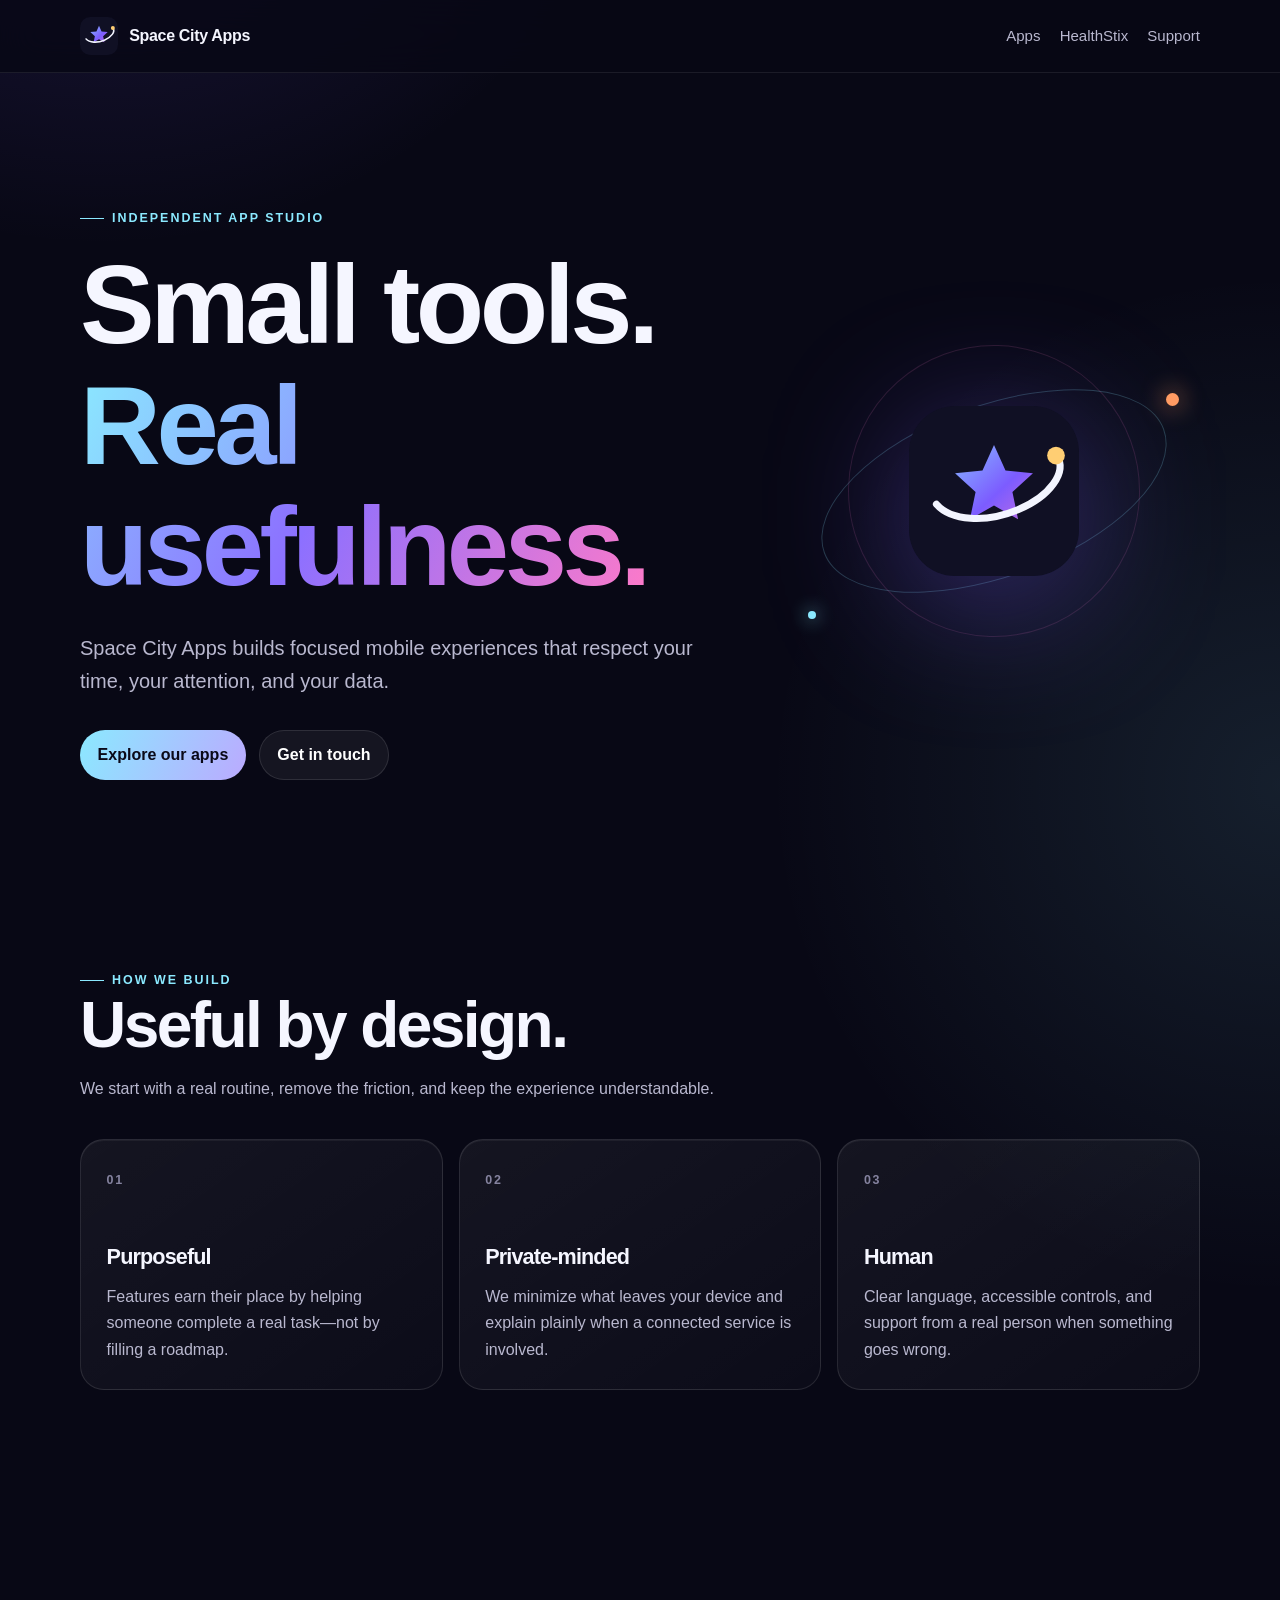
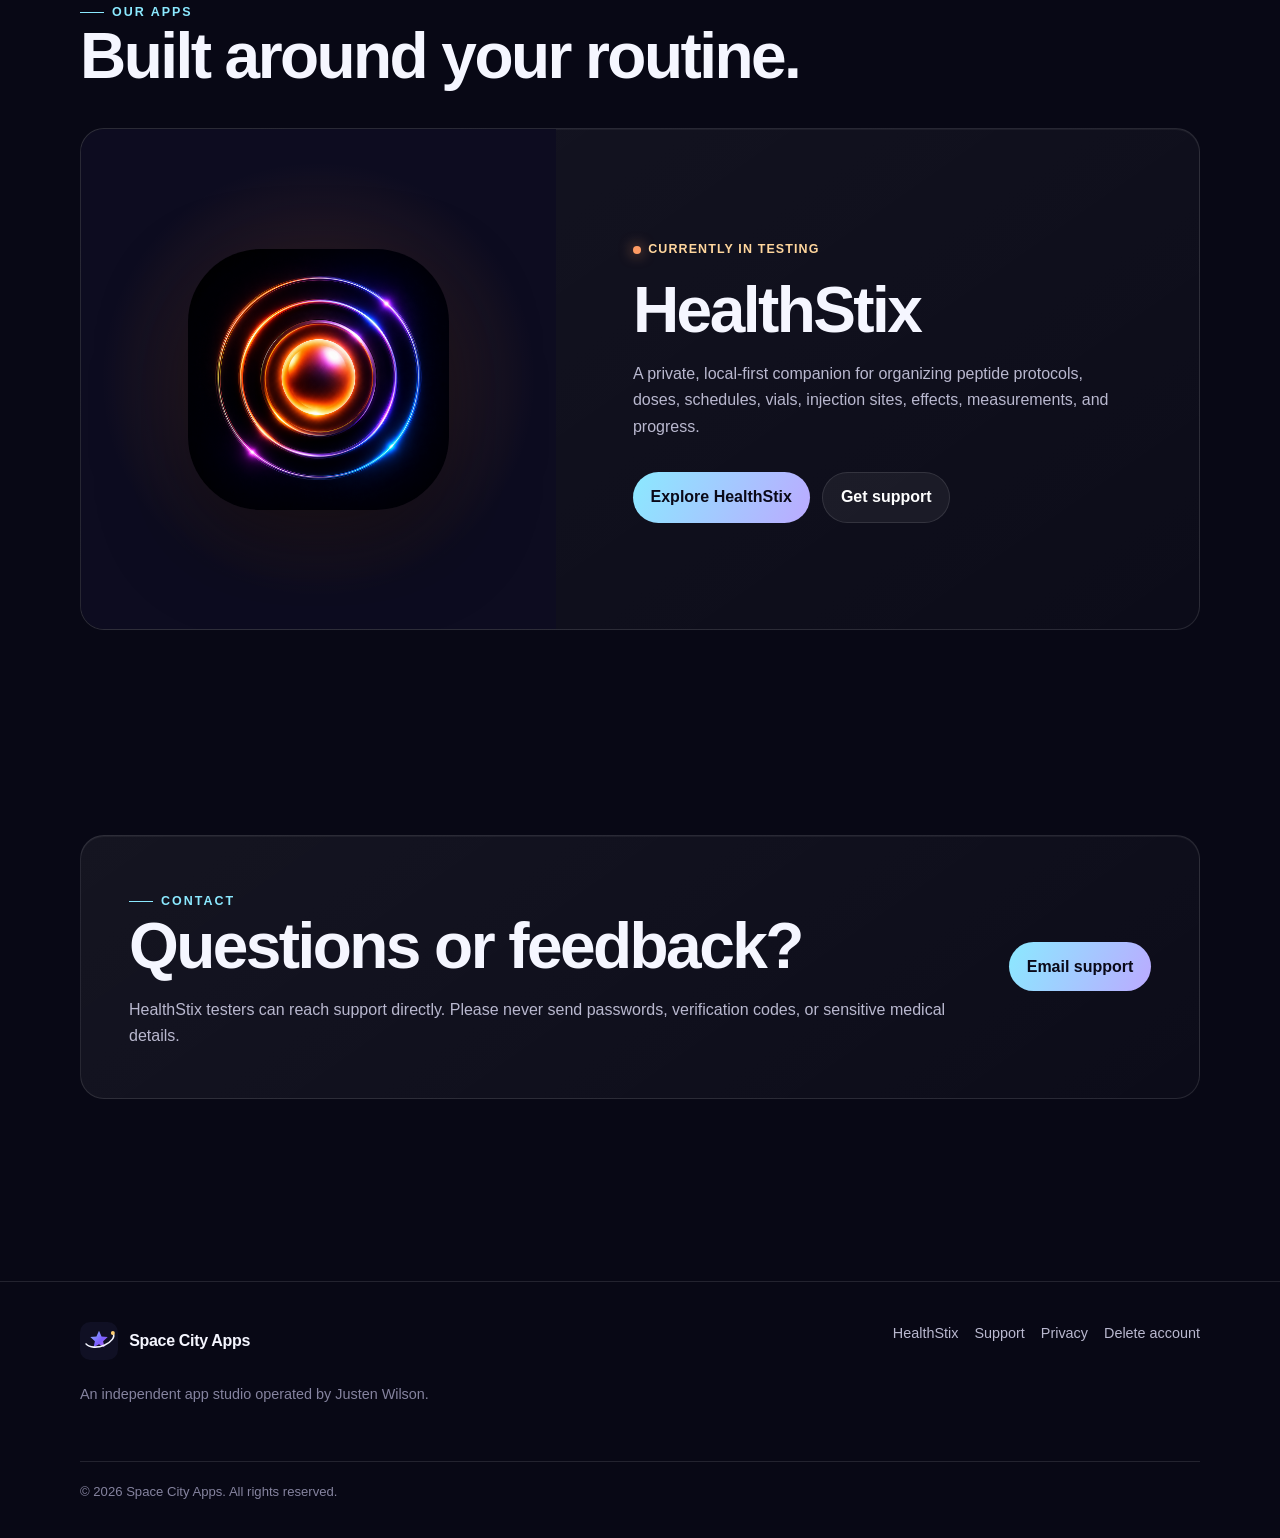
<file: index.html>
<!DOCTYPE html>
<html lang="en">
<head>
  <meta charset="utf-8">
  <meta name="viewport" content="width=device-width, initial-scale=1">
  <meta name="description" content="Space City Apps creates thoughtful mobile tools, including HealthStix, a private, local-first peptide tracking companion.">
  <meta name="theme-color" content="#080815">
  <title>Space City Apps — Thoughtful tools for real life</title>
  <link rel="icon" href="/assets/brand-mark.svg" type="image/svg+xml">
  <link rel="stylesheet" href="/assets/styles.css">
</head>
<body>
  <a class="skip-link" href="#main">Skip to content</a>
  <header class="site-header">
    <nav class="nav" aria-label="Main navigation">
      <a class="brand" href="/" aria-current="page"><img src="/assets/brand-mark.svg" alt=""><span>Space City Apps</span></a>
      <div class="nav-links"><a href="/#apps">Apps</a><a href="/healthstix/">HealthStix</a><a class="nav-support" href="/healthstix/support/">Support</a></div>
    </nav>
  </header>
  <main id="main">
    <section class="hero">
      <div class="wrap hero-grid">
        <div>
          <span class="eyebrow">Independent app studio</span>
          <h1>Small tools.<br><span class="gradient-text">Real usefulness.</span></h1>
          <p class="lede">Space City Apps builds focused mobile experiences that respect your time, your attention, and your data.</p>
          <div class="actions"><a class="button primary" href="#apps">Explore our apps</a><a class="button" href="mailto:healthstixsupport@gmail.com">Get in touch</a></div>
        </div>
        <div class="orbit-card" aria-hidden="true">
          <img class="hero-mark" src="/assets/brand-mark.svg" alt="">
          <span class="orb one"></span><span class="orb two"></span>
        </div>
      </div>
    </section>

    <section class="section" aria-labelledby="principles-title">
      <div class="wrap">
        <div class="section-head"><span class="eyebrow">How we build</span><h2 id="principles-title">Useful by design.</h2><p>We start with a real routine, remove the friction, and keep the experience understandable.</p></div>
        <div class="grid-3">
          <article class="card value-card"><span class="number">01</span><h3>Purposeful</h3><p>Features earn their place by helping someone complete a real task—not by filling a roadmap.</p></article>
          <article class="card value-card"><span class="number">02</span><h3>Private-minded</h3><p>We minimize what leaves your device and explain plainly when a connected service is involved.</p></article>
          <article class="card value-card"><span class="number">03</span><h3>Human</h3><p>Clear language, accessible controls, and support from a real person when something goes wrong.</p></article>
        </div>
      </div>
    </section>

    <section class="section" id="apps" aria-labelledby="apps-title">
      <div class="wrap">
        <div class="section-head"><span class="eyebrow">Our apps</span><h2 id="apps-title">Built around your routine.</h2></div>
        <article class="card app-card">
          <div class="app-visual"><img class="app-icon" src="/assets/healthstix-icon.png" alt="HealthStix app icon"></div>
          <div class="app-copy"><span class="status">Currently in testing</span><h2>HealthStix</h2><p>A private, local-first companion for organizing peptide protocols, doses, schedules, vials, injection sites, effects, measurements, and progress.</p><div class="actions"><a class="button primary" href="/healthstix/">Explore HealthStix</a><a class="button" href="/healthstix/support/">Get support</a></div></div>
        </article>
      </div>
    </section>

    <section class="section">
      <div class="wrap card contact-card"><div><span class="eyebrow">Contact</span><h2>Questions or feedback?</h2><p>HealthStix testers can reach support directly. Please never send passwords, verification codes, or sensitive medical details.</p></div><a class="button primary" href="mailto:healthstixsupport@gmail.com?subject=HealthStix%20support%20request">Email support</a></div>
    </section>
  </main>
  <footer class="site-footer"><div class="wrap footer-grid"><div><a class="brand" href="/"><img src="/assets/brand-mark.svg" alt=""><span>Space City Apps</span></a><p class="footer-copy">An independent app studio operated by Justen Wilson.</p></div><div class="footer-links"><a href="/healthstix/">HealthStix</a><a href="/healthstix/support/">Support</a><a href="/healthstix/privacy/">Privacy</a><a href="/healthstix/delete-account/">Delete account</a></div></div><div class="wrap legal-line">© <span data-year>2026</span> Space City Apps. All rights reserved.</div></footer>
  <script src="/assets/site.js" defer></script>
</body>
</html>
</file>
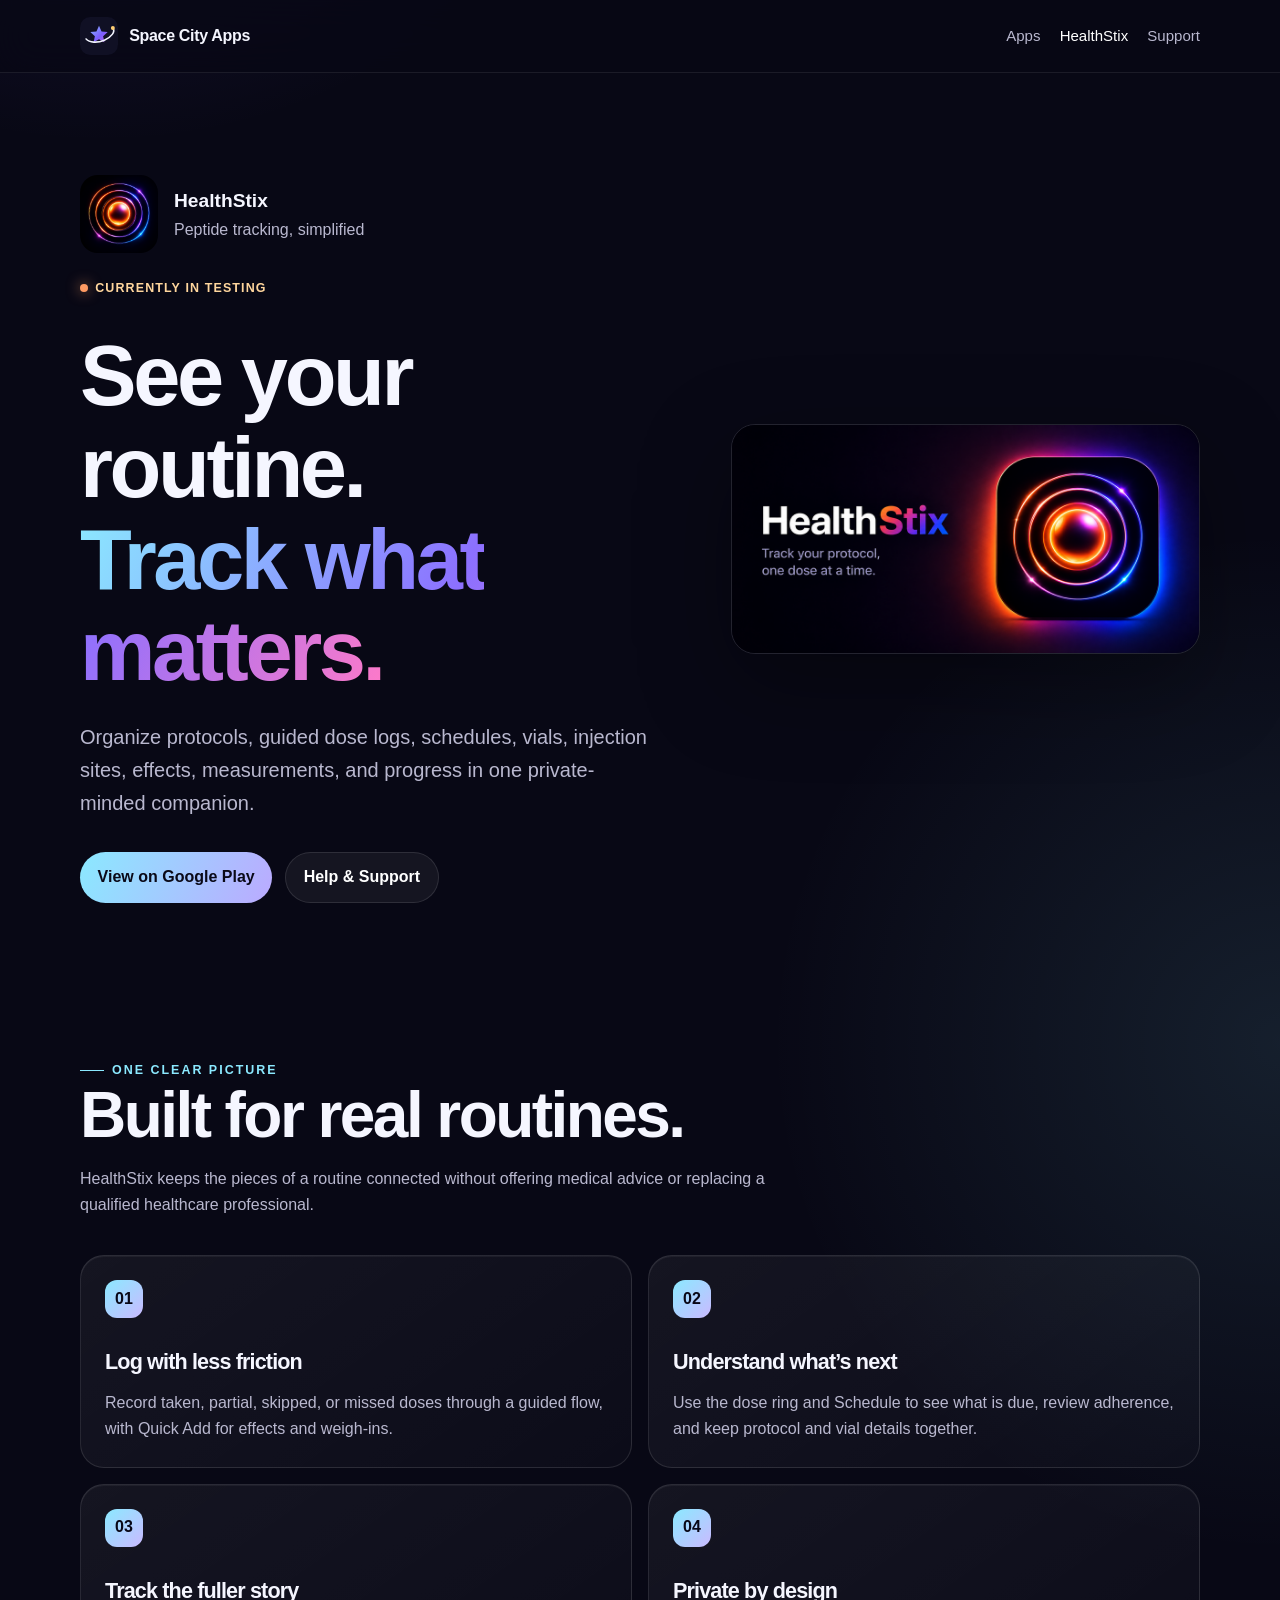
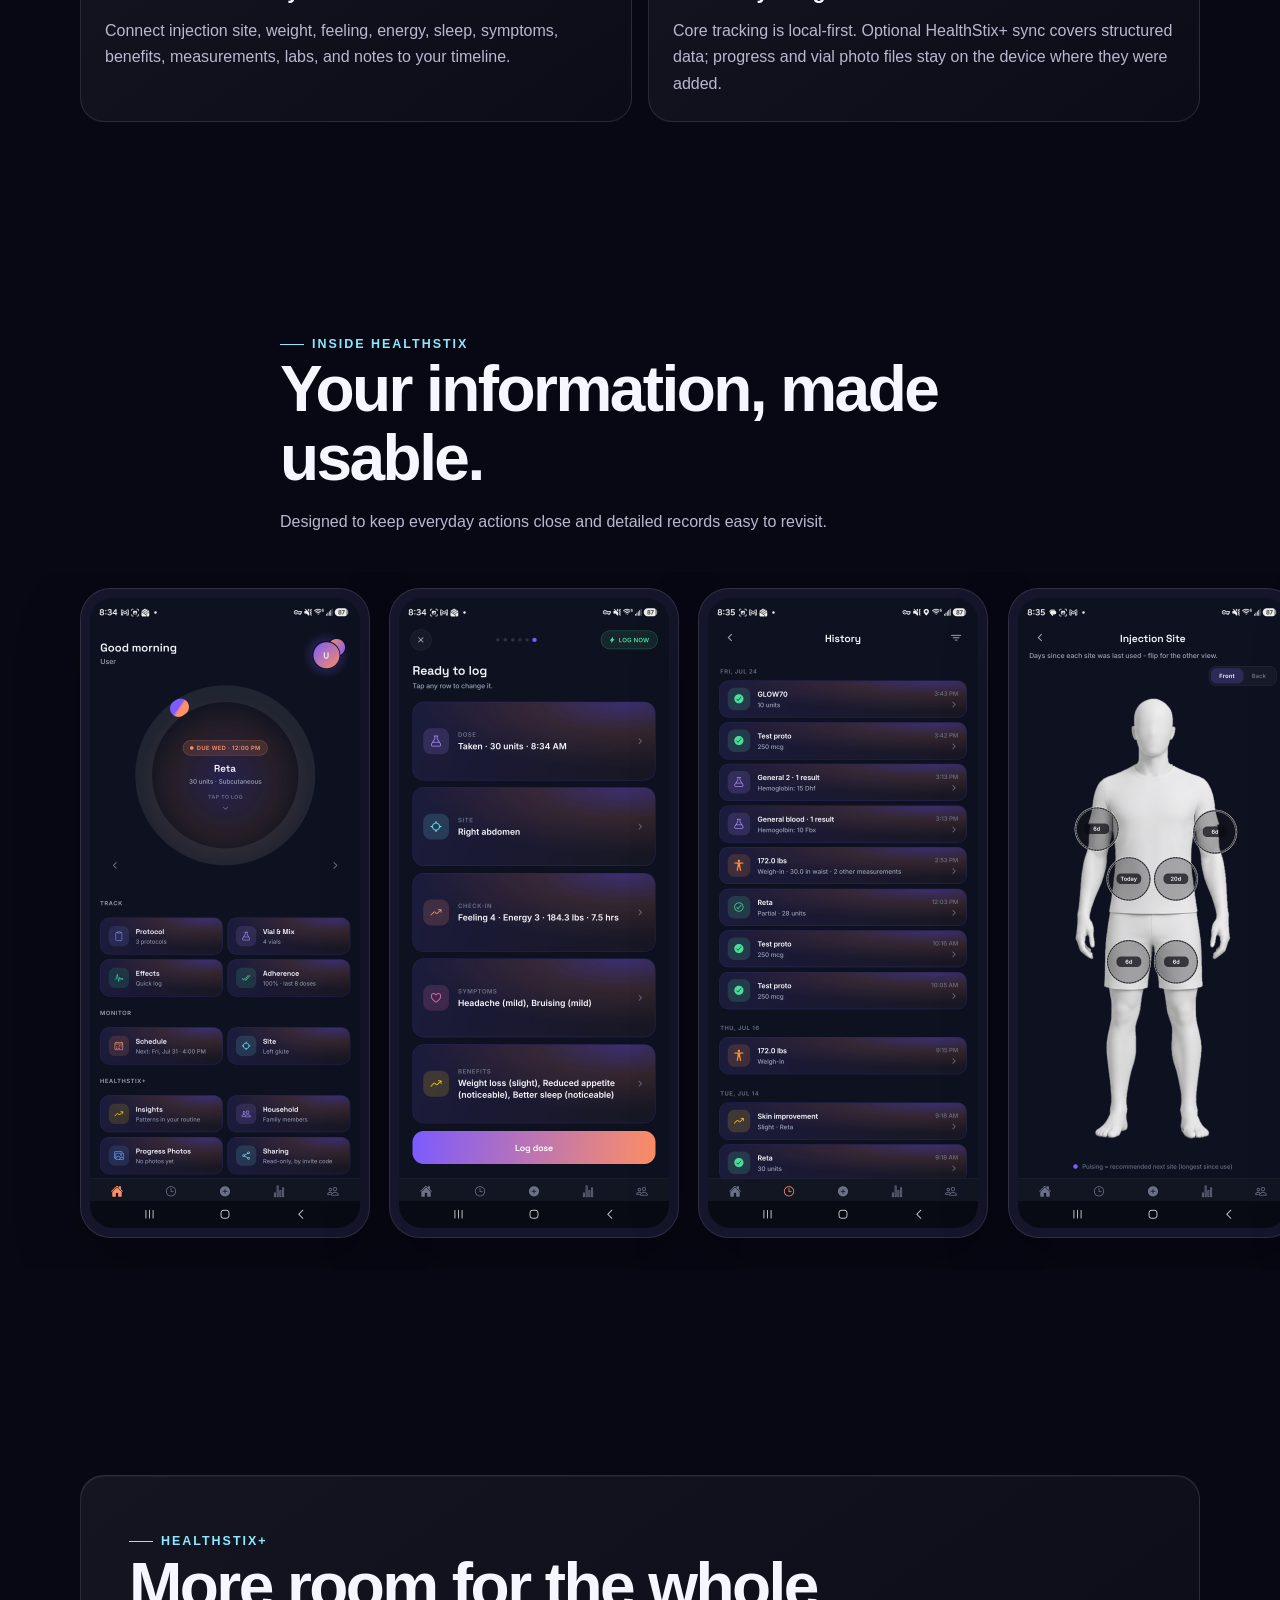
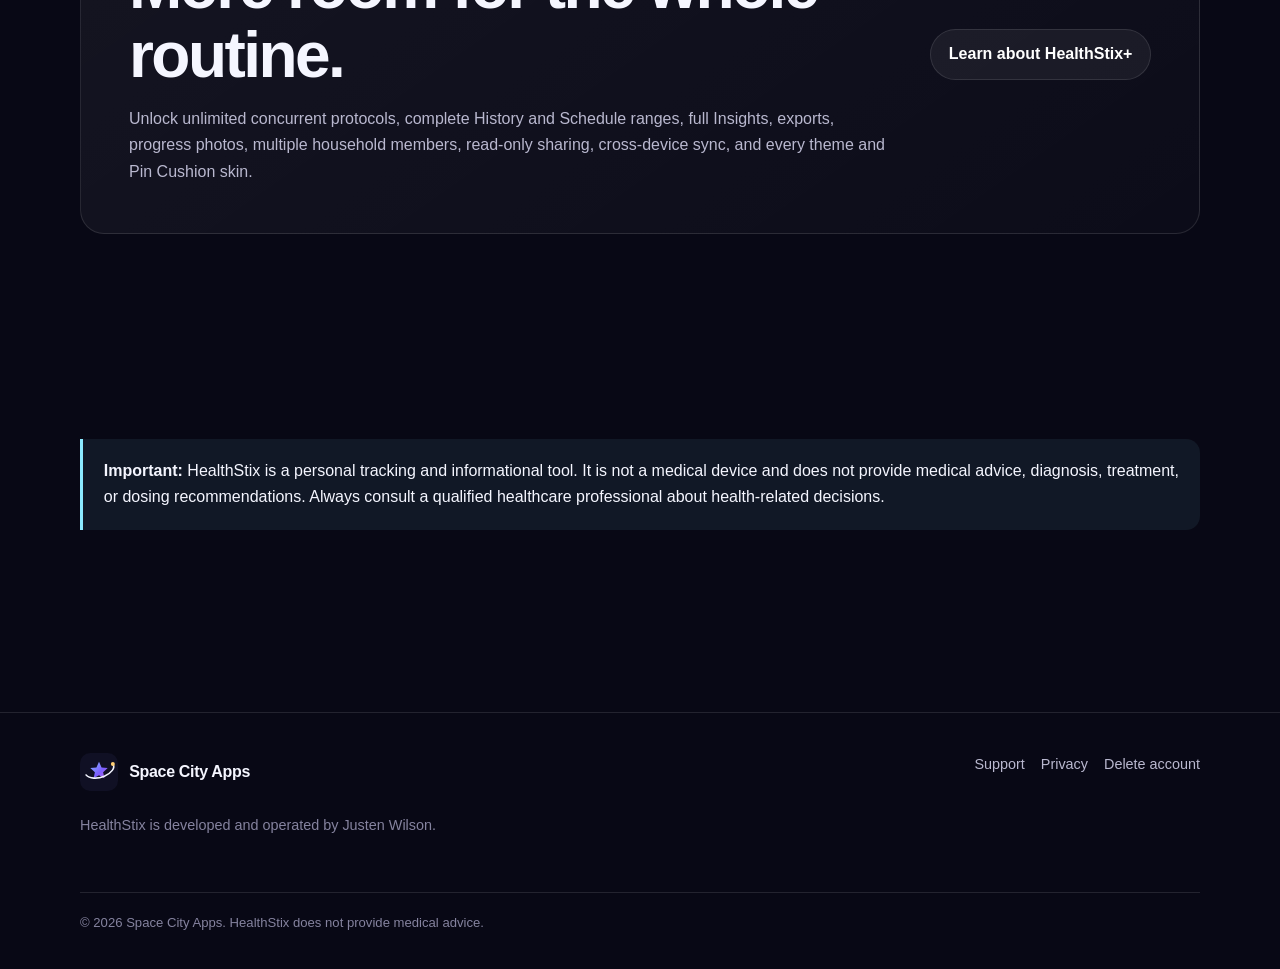
<file: healthstix/index.html>
<!DOCTYPE html>
<html lang="en">
<head>
  <meta charset="utf-8"><meta name="viewport" content="width=device-width, initial-scale=1">
  <meta name="description" content="HealthStix is a private, local-first companion for tracking peptide protocols, doses, schedules, effects, measurements, and progress.">
  <meta name="theme-color" content="#080815"><title>HealthStix — Peptide tracking, simplified</title>
  <link rel="icon" href="/assets/healthstix-icon.png"><link rel="stylesheet" href="/assets/styles.css">
</head>
<body>
  <a class="skip-link" href="#main">Skip to content</a>
  <header class="site-header"><nav class="nav" aria-label="Main navigation"><a class="brand" href="/"><img src="/assets/brand-mark.svg" alt=""><span>Space City Apps</span></a><div class="nav-links"><a href="/#apps">Apps</a><a href="/healthstix/" aria-current="page">HealthStix</a><a class="nav-support" href="/healthstix/support/">Support</a></div></nav></header>
  <main id="main">
    <section class="page-hero"><div class="wrap product-hero"><div><div class="product-lockup"><img src="/assets/healthstix-icon.png" alt="HealthStix app icon"><div><strong>HealthStix</strong><span>Peptide tracking, simplified</span></div></div><span class="status">Currently in testing</span><h1>See your routine.<br><span class="gradient-text">Track what matters.</span></h1><p class="lede">Organize protocols, guided dose logs, schedules, vials, injection sites, effects, measurements, and progress in one private-minded companion.</p><div class="actions"><a class="button primary" href="https://play.google.com/store/apps/details?id=com.adjustenfocus.healthstix">View on Google Play</a><a class="button" href="/healthstix/support/">Help &amp; Support</a></div></div><div class="feature-art"><img src="/assets/healthstix-feature.png" alt="HealthStix feature graphic with the app logo and peptide tracking tagline"></div></div></section>

    <section class="section"><div class="wrap"><div class="section-head"><span class="eyebrow">One clear picture</span><h2>Built for real routines.</h2><p>HealthStix keeps the pieces of a routine connected without offering medical advice or replacing a qualified healthcare professional.</p></div><div class="feature-grid">
      <article class="card feature"><span aria-hidden="true">01</span><h3>Log with less friction</h3><p>Record taken, partial, skipped, or missed doses through a guided flow, with Quick Add for effects and weigh-ins.</p></article>
      <article class="card feature"><span aria-hidden="true">02</span><h3>Understand what’s next</h3><p>Use the dose ring and Schedule to see what is due, review adherence, and keep protocol and vial details together.</p></article>
      <article class="card feature"><span aria-hidden="true">03</span><h3>Track the fuller story</h3><p>Connect injection site, weight, feeling, energy, sleep, symptoms, benefits, measurements, labs, and notes to your timeline.</p></article>
      <article class="card feature"><span aria-hidden="true">04</span><h3>Private by design</h3><p>Core tracking is local-first. Optional HealthStix+ sync covers structured data; progress and vial photo files stay on the device where they were added.</p></article>
    </div></div></section>

    <section class="section" aria-labelledby="screens-title"><div class="wrap section-head"><span class="eyebrow">Inside HealthStix</span><h2 id="screens-title">Your information, made usable.</h2><p>Designed to keep everyday actions close and detailed records easy to revisit.</p></div><section class="screens" aria-label="HealthStix screenshots"><figure class="phone-shot"><img src="/assets/screen-home.jpg" alt="HealthStix dashboard with the dose ring and tracking destinations"></figure><figure class="phone-shot"><img src="/assets/screen-log.jpg" alt="HealthStix guided dose logging review with dose, injection site, check-in, symptoms, and benefits"></figure><figure class="phone-shot"><img src="/assets/screen-history.jpg" alt="HealthStix chronological history with doses, labs, measurements, and effects"></figure><figure class="phone-shot"><img src="/assets/screen-sites.jpg" alt="HealthStix injection-site rotation view showing days since each site was used"></figure><figure class="phone-shot"><img src="/assets/screen-subscribe.jpg" alt="HealthStix Plus subscription screen listing premium features and plan options"></figure></section></section>

    <section class="section"><div class="wrap card contact-card"><div><span class="eyebrow">HealthStix+</span><h2>More room for the whole routine.</h2><p>Unlock unlimited concurrent protocols, complete History and Schedule ranges, full Insights, exports, progress photos, multiple household members, read-only sharing, cross-device sync, and every theme and Pin Cushion skin.</p></div><a class="button" href="/healthstix/support/#healthstix-plus">Learn about HealthStix+</a></div></section>

    <section class="section"><div class="wrap"><div class="notice"><strong>Important:</strong> HealthStix is a personal tracking and informational tool. It is not a medical device and does not provide medical advice, diagnosis, treatment, or dosing recommendations. Always consult a qualified healthcare professional about health-related decisions.</div></div></section>
  </main>
  <footer class="site-footer"><div class="wrap footer-grid"><div><a class="brand" href="/"><img src="/assets/brand-mark.svg" alt=""><span>Space City Apps</span></a><p class="footer-copy">HealthStix is developed and operated by Justen Wilson.</p></div><div class="footer-links"><a href="/healthstix/support/">Support</a><a href="/healthstix/privacy/">Privacy</a><a href="/healthstix/delete-account/">Delete account</a></div></div><div class="wrap legal-line">© <span data-year>2026</span> Space City Apps. HealthStix does not provide medical advice.</div></footer>
  <script src="/assets/site.js" defer></script>
</body>
</html>
</file>
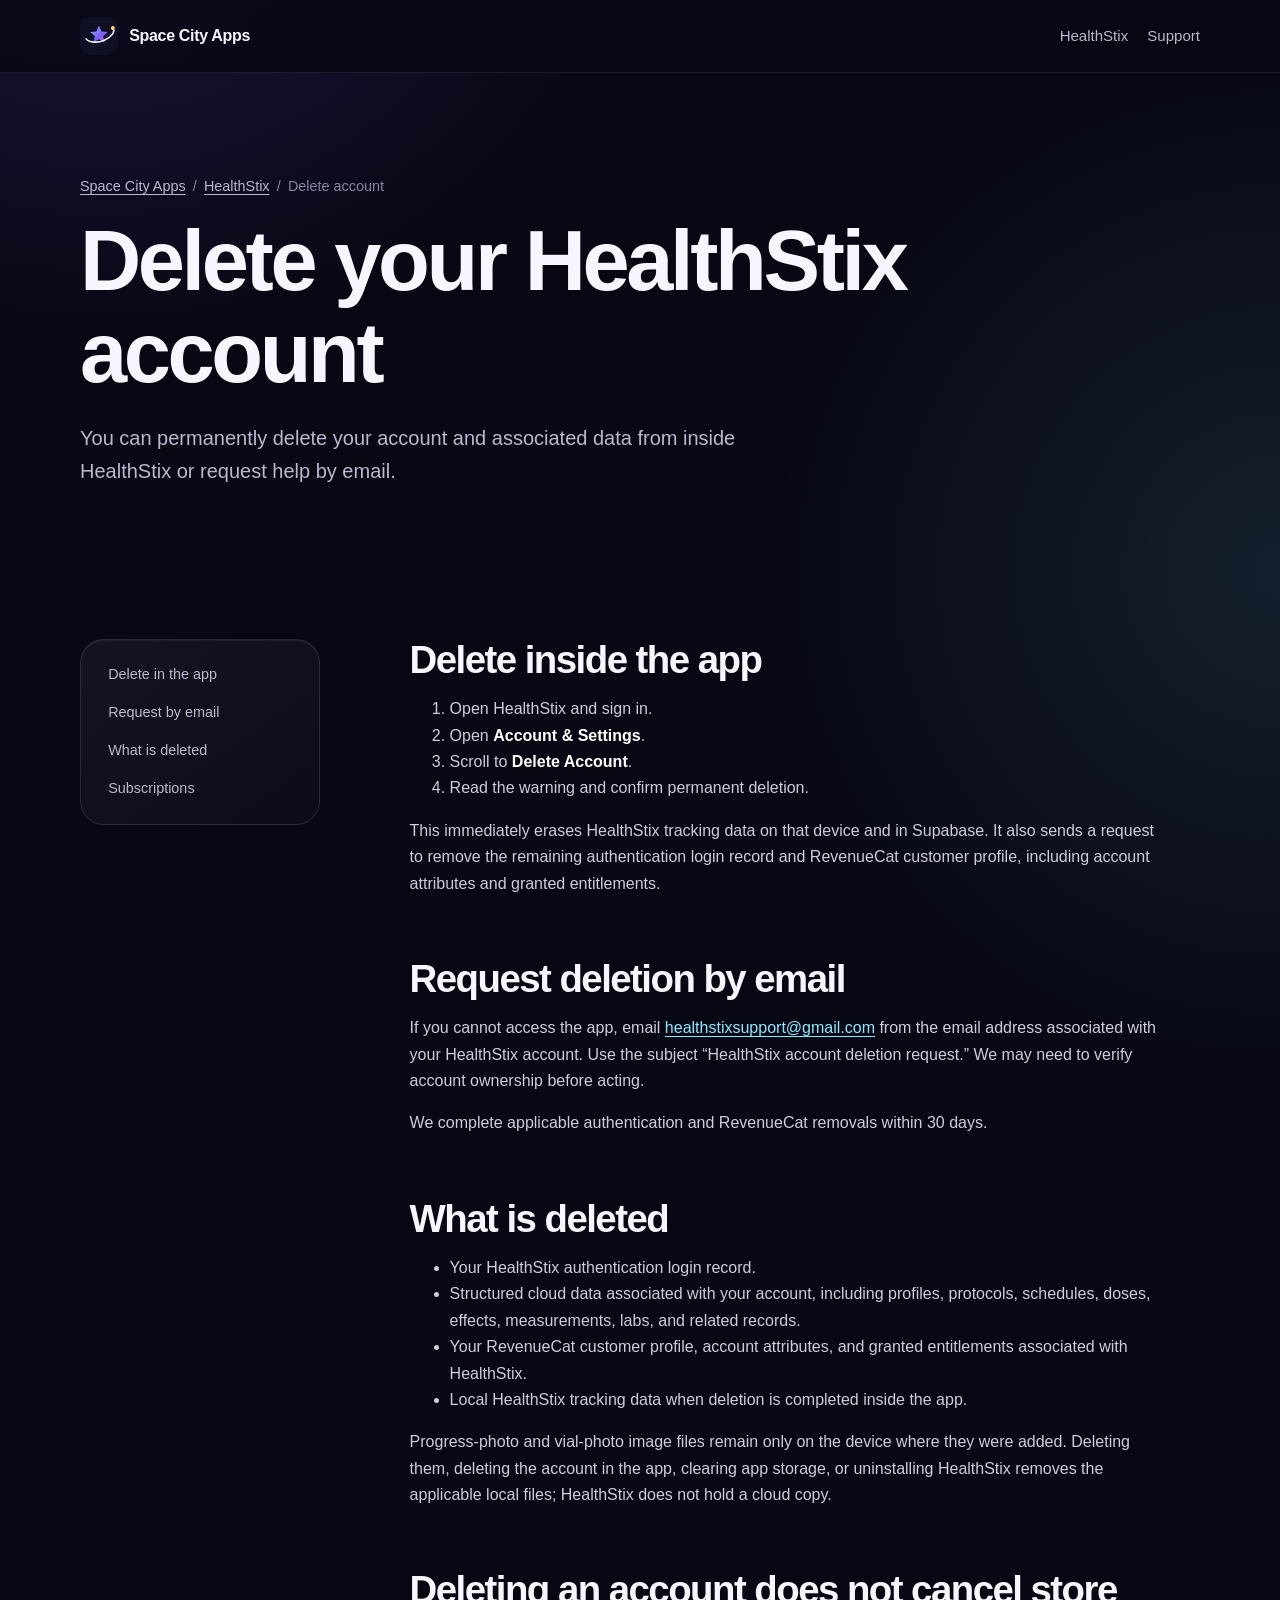
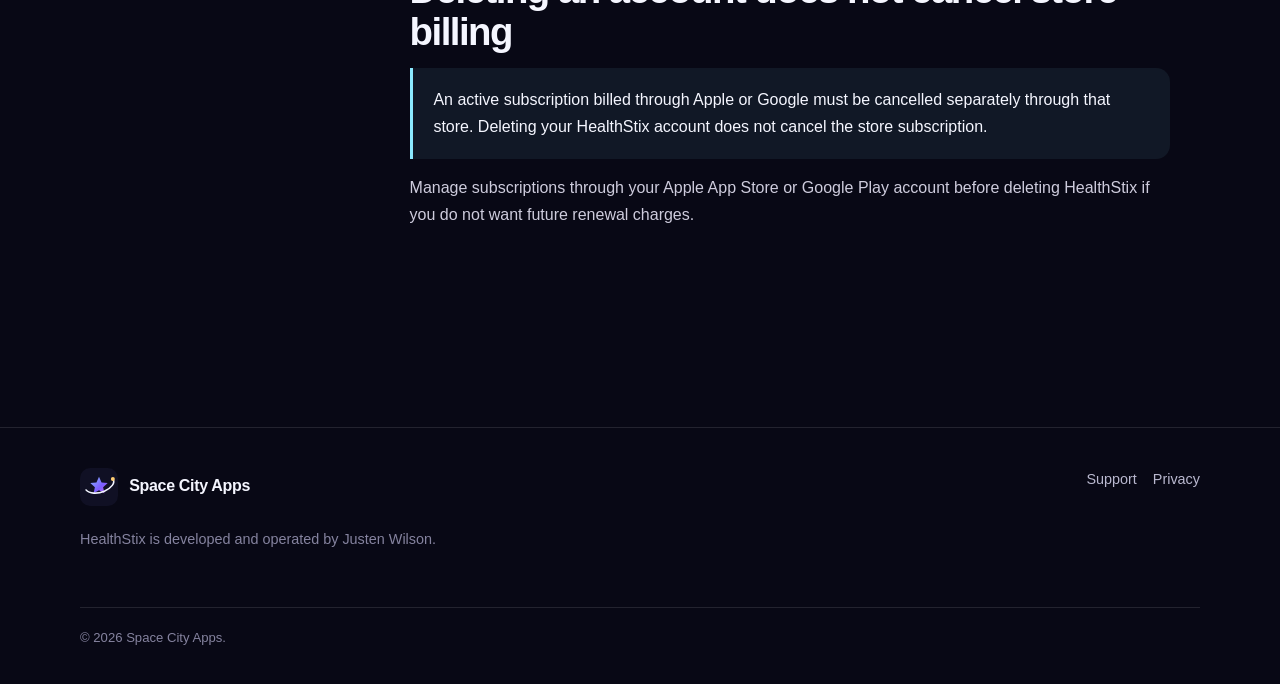
<file: healthstix/delete-account/index.html>
<!DOCTYPE html>
<html lang="en">
<head><meta charset="utf-8"><meta name="viewport" content="width=device-width, initial-scale=1"><meta name="description" content="How to delete a HealthStix account and its associated data."><meta name="theme-color" content="#080815"><title>Delete your HealthStix account</title><link rel="icon" href="/assets/healthstix-icon.png"><link rel="stylesheet" href="/assets/styles.css"></head>
<body><a class="skip-link" href="#main">Skip to content</a><header class="site-header"><nav class="nav" aria-label="Main navigation"><a class="brand" href="/"><img src="/assets/brand-mark.svg" alt=""><span>Space City Apps</span></a><div class="nav-links"><a href="/healthstix/">HealthStix</a><a class="nav-support" href="/healthstix/support/">Support</a></div></nav></header>
<main id="main"><section class="page-hero"><div class="wrap"><div class="breadcrumbs"><a href="/">Space City Apps</a><span>/</span><a href="/healthstix/">HealthStix</a><span>/</span><span>Delete account</span></div><h1>Delete your HealthStix account</h1><p class="lede">You can permanently delete your account and associated data from inside HealthStix or request help by email.</p></div></section>
<section class="section"><div class="wrap content-layout"><nav class="card side-nav" aria-label="Page sections"><a href="#in-app">Delete in the app</a><a href="#email">Request by email</a><a href="#deleted">What is deleted</a><a href="#subscription">Subscriptions</a></nav><div class="prose">
  <h2 id="in-app">Delete inside the app</h2><ol><li>Open HealthStix and sign in.</li><li>Open <strong>Account &amp; Settings</strong>.</li><li>Scroll to <strong>Delete Account</strong>.</li><li>Read the warning and confirm permanent deletion.</li></ol><p>This immediately erases HealthStix tracking data on that device and in Supabase. It also sends a request to remove the remaining authentication login record and RevenueCat customer profile, including account attributes and granted entitlements.</p>
  <h2 id="email">Request deletion by email</h2><p>If you cannot access the app, email <a href="mailto:healthstixsupport@gmail.com?subject=HealthStix%20account%20deletion%20request">healthstixsupport@gmail.com</a> from the email address associated with your HealthStix account. Use the subject “HealthStix account deletion request.” We may need to verify account ownership before acting.</p><p>We complete applicable authentication and RevenueCat removals within 30 days.</p>
  <h2 id="deleted">What is deleted</h2><ul><li>Your HealthStix authentication login record.</li><li>Structured cloud data associated with your account, including profiles, protocols, schedules, doses, effects, measurements, labs, and related records.</li><li>Your RevenueCat customer profile, account attributes, and granted entitlements associated with HealthStix.</li><li>Local HealthStix tracking data when deletion is completed inside the app.</li></ul><p>Progress-photo and vial-photo image files remain only on the device where they were added. Deleting them, deleting the account in the app, clearing app storage, or uninstalling HealthStix removes the applicable local files; HealthStix does not hold a cloud copy.</p>
  <h2 id="subscription">Deleting an account does not cancel store billing</h2><div class="notice">An active subscription billed through Apple or Google must be cancelled separately through that store. Deleting your HealthStix account does not cancel the store subscription.</div><p>Manage subscriptions through your Apple App Store or Google Play account before deleting HealthStix if you do not want future renewal charges.</p>
</div></div></section></main>
<footer class="site-footer"><div class="wrap footer-grid"><div><a class="brand" href="/"><img src="/assets/brand-mark.svg" alt=""><span>Space City Apps</span></a><p class="footer-copy">HealthStix is developed and operated by Justen Wilson.</p></div><div class="footer-links"><a href="/healthstix/support/">Support</a><a href="/healthstix/privacy/">Privacy</a></div></div><div class="wrap legal-line">© <span data-year>2026</span> Space City Apps.</div></footer><script src="/assets/site.js" defer></script></body></html>
</file>
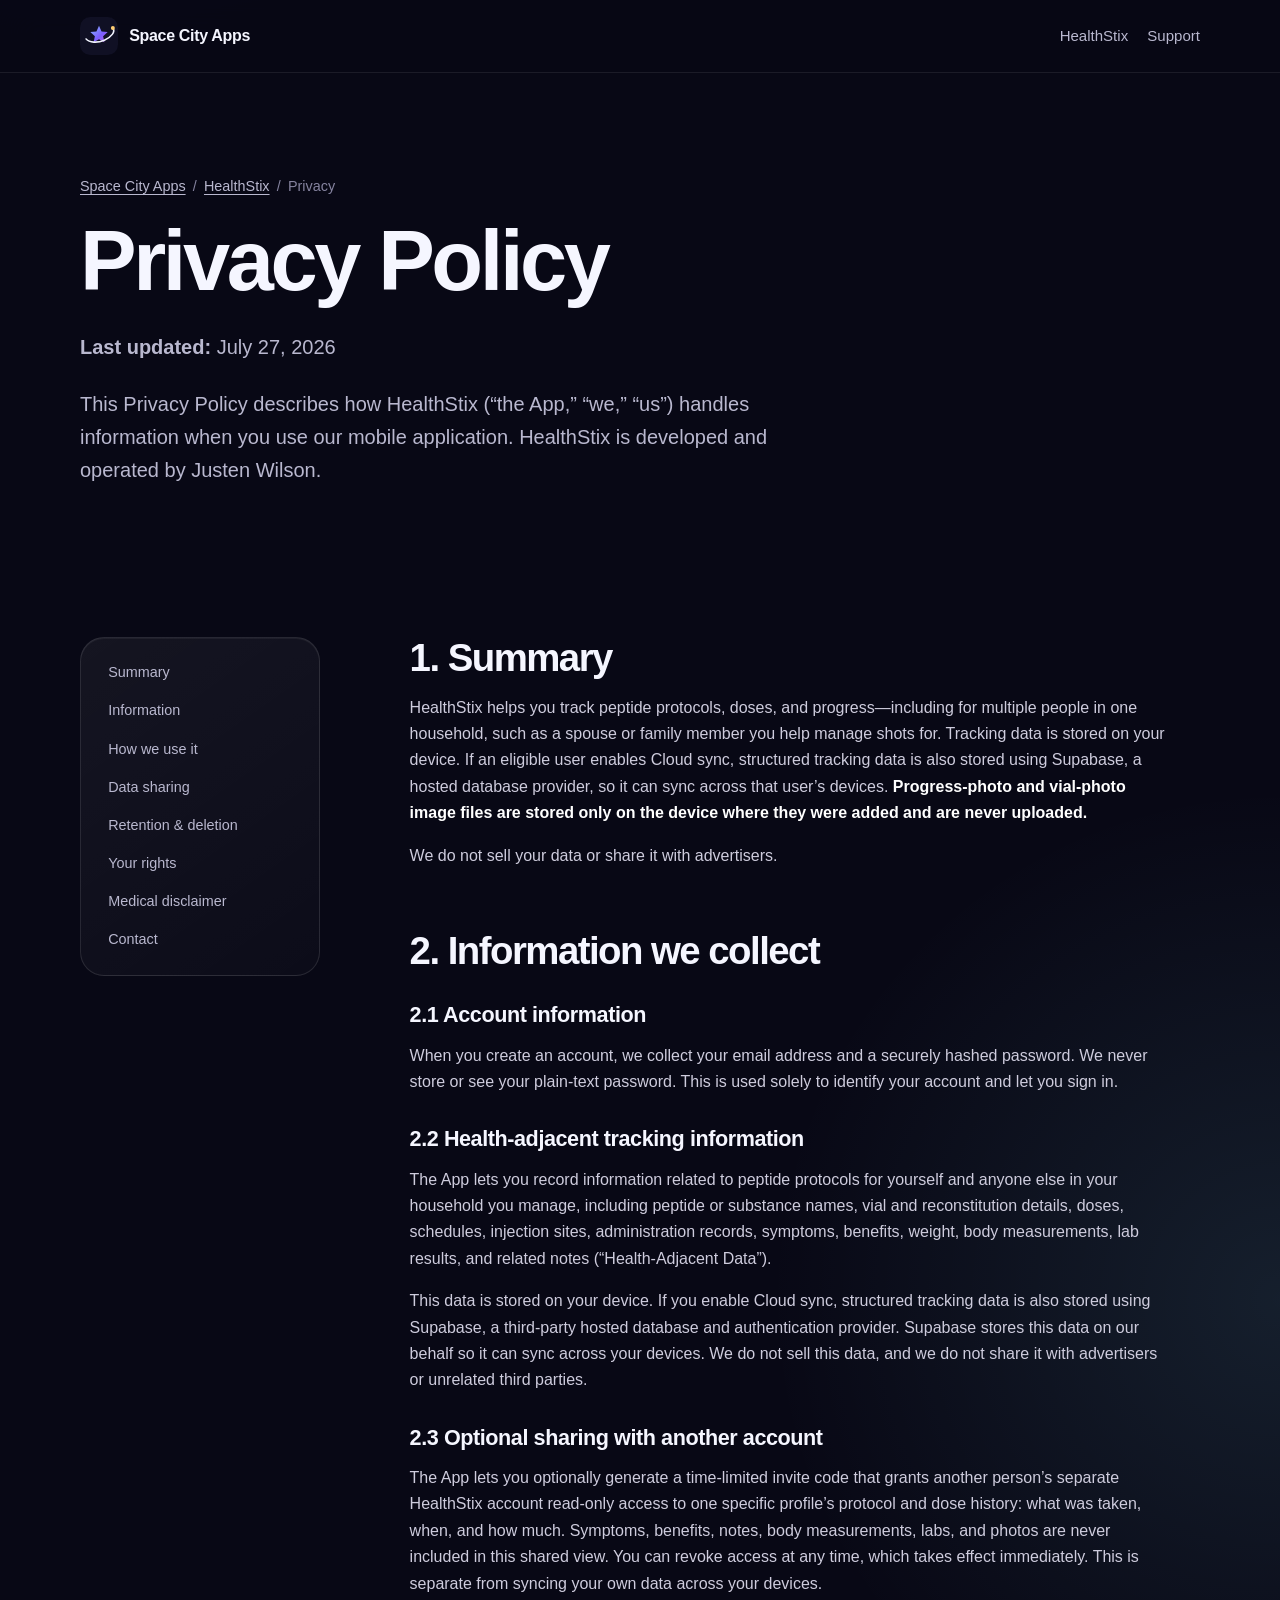
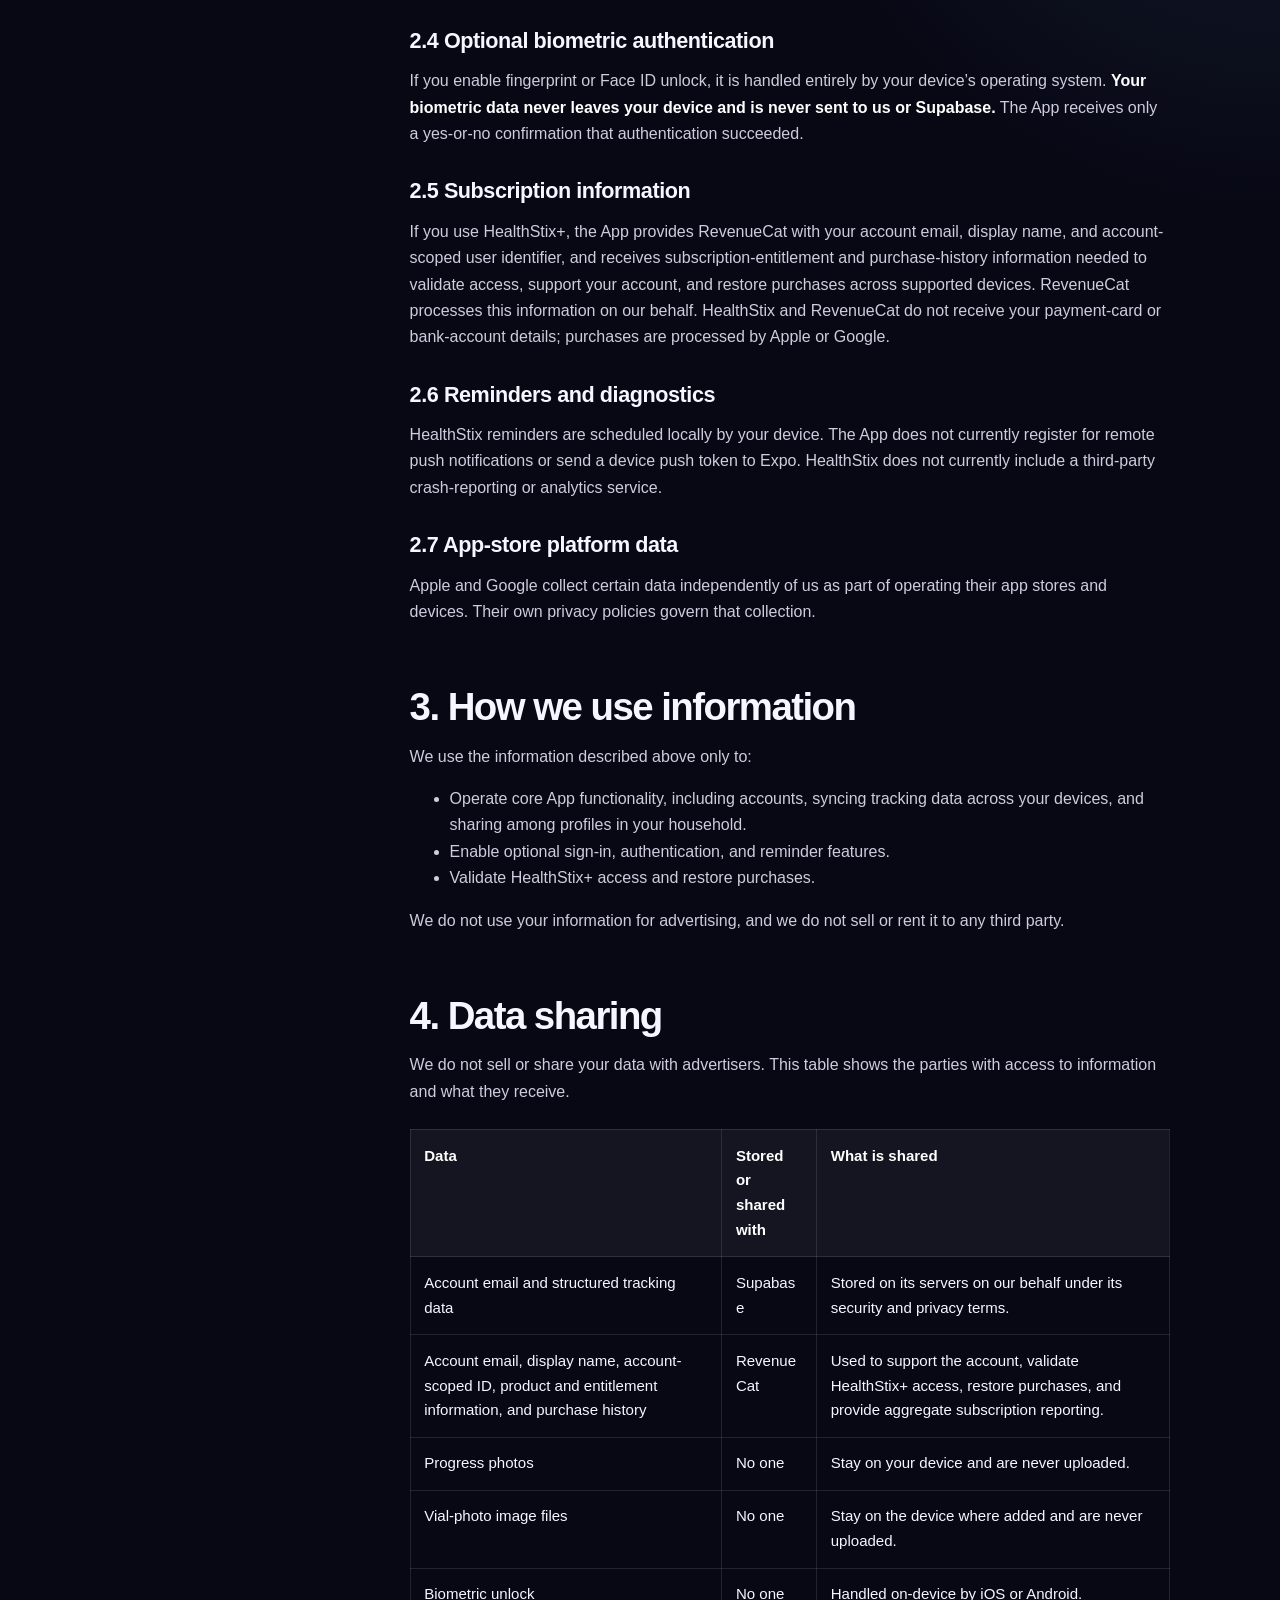
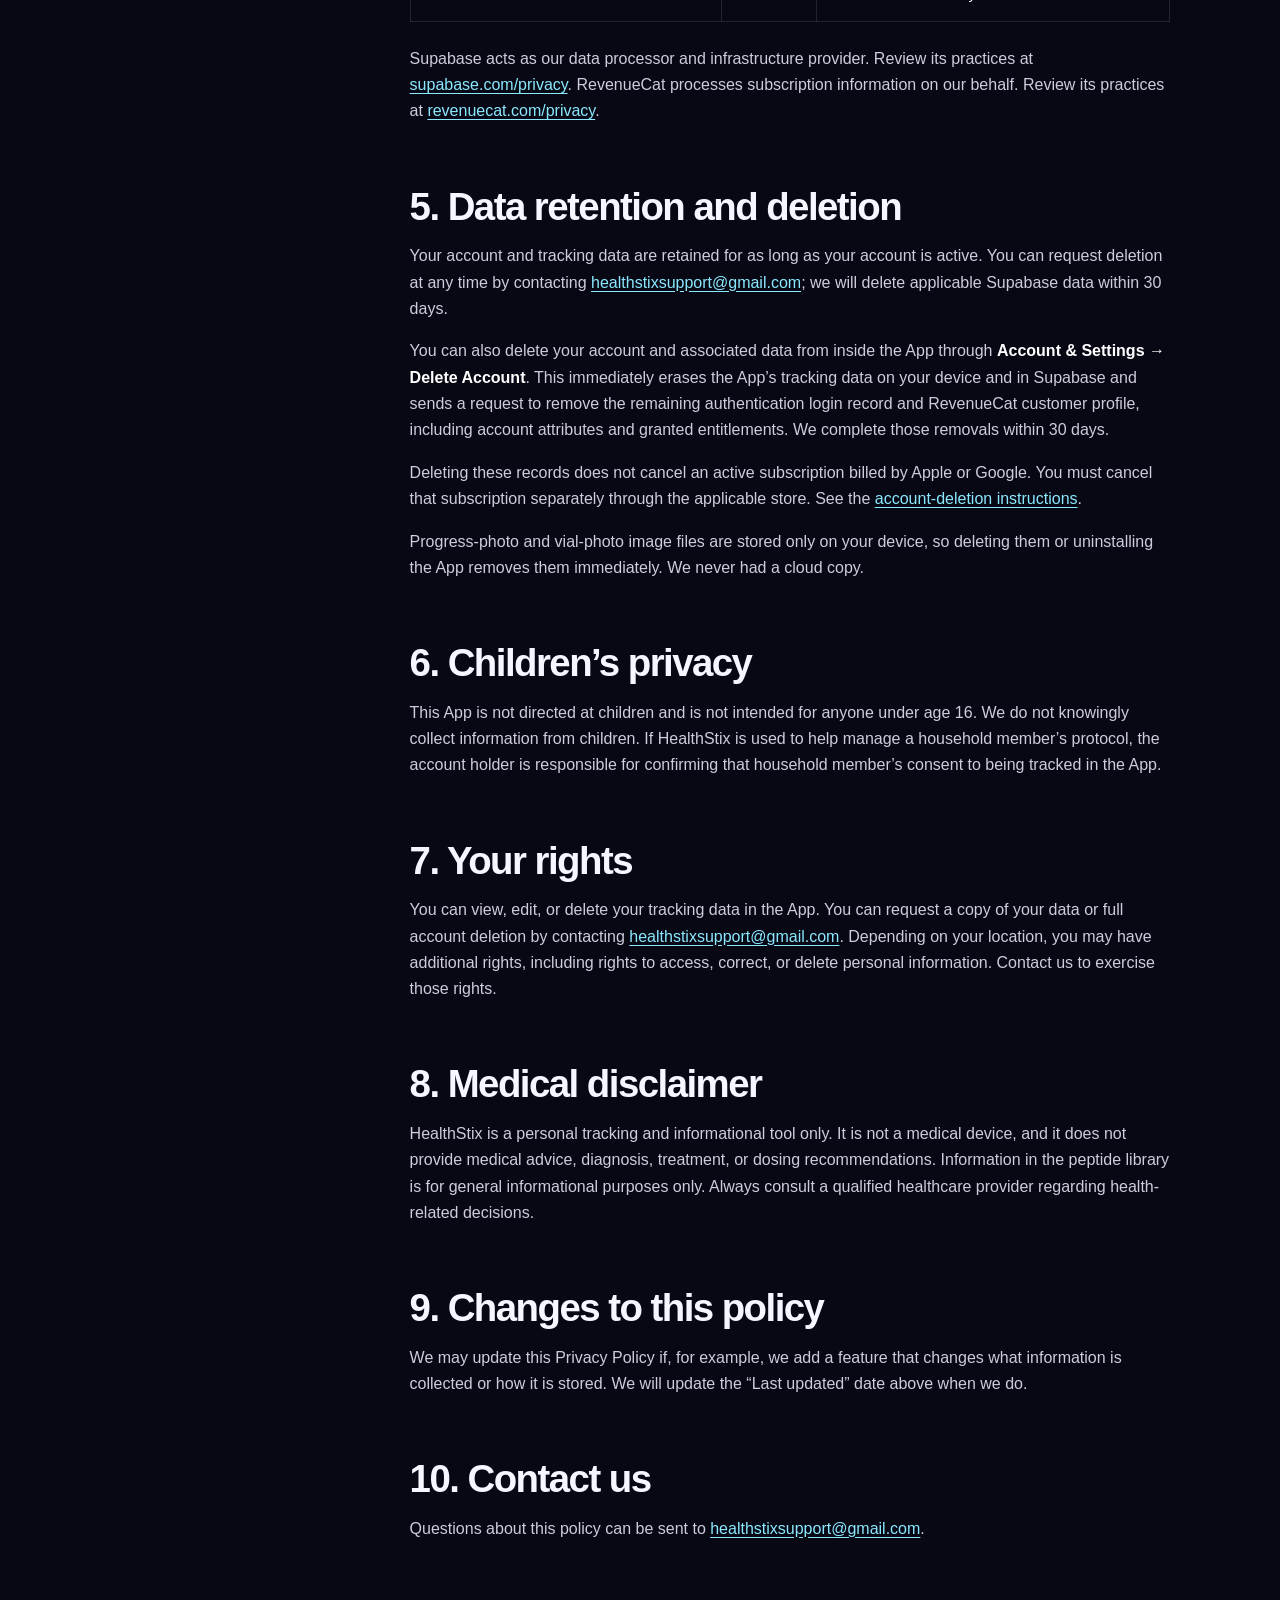
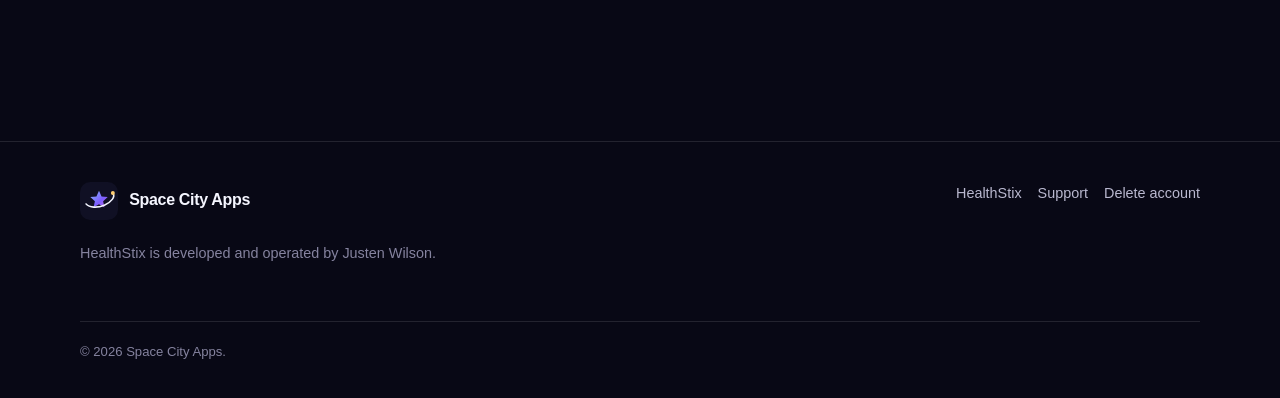
<file: healthstix/privacy/index.html>
<!DOCTYPE html>
<html lang="en">
<head><meta charset="utf-8"><meta name="viewport" content="width=device-width, initial-scale=1"><meta name="description" content="HealthStix privacy policy and information about account, tracking, subscription, photo, and biometric data."><meta name="theme-color" content="#080815"><title>HealthStix Privacy Policy</title><link rel="icon" href="/assets/healthstix-icon.png"><link rel="stylesheet" href="/assets/styles.css"></head>
<body><a class="skip-link" href="#main">Skip to content</a><header class="site-header"><nav class="nav" aria-label="Main navigation"><a class="brand" href="/"><img src="/assets/brand-mark.svg" alt=""><span>Space City Apps</span></a><div class="nav-links"><a href="/healthstix/">HealthStix</a><a class="nav-support" href="/healthstix/support/">Support</a></div></nav></header>
<main id="main"><section class="page-hero"><div class="wrap"><div class="breadcrumbs"><a href="/">Space City Apps</a><span>/</span><a href="/healthstix/">HealthStix</a><span>/</span><span>Privacy</span></div><h1>Privacy Policy</h1><p class="lede"><strong>Last updated:</strong> July 27, 2026</p><p class="lede">This Privacy Policy describes how HealthStix (“the App,” “we,” “us”) handles information when you use our mobile application. HealthStix is developed and operated by Justen Wilson.</p></div></section>
<section class="section"><div class="wrap content-layout"><nav class="card side-nav" aria-label="Privacy policy sections"><a href="#summary">Summary</a><a href="#information">Information</a><a href="#use">How we use it</a><a href="#sharing">Data sharing</a><a href="#retention">Retention &amp; deletion</a><a href="#rights">Your rights</a><a href="#medical">Medical disclaimer</a><a href="#contact">Contact</a></nav><article class="prose">
  <h2 id="summary">1. Summary</h2><p>HealthStix helps you track peptide protocols, doses, and progress—including for multiple people in one household, such as a spouse or family member you help manage shots for. Tracking data is stored on your device. If an eligible user enables Cloud sync, structured tracking data is also stored using Supabase, a hosted database provider, so it can sync across that user’s devices. <strong>Progress-photo and vial-photo image files are stored only on the device where they were added and are never uploaded.</strong></p><p>We do not sell your data or share it with advertisers.</p>

  <h2 id="information">2. Information we collect</h2><h3>2.1 Account information</h3><p>When you create an account, we collect your email address and a securely hashed password. We never store or see your plain-text password. This is used solely to identify your account and let you sign in.</p>
  <h3>2.2 Health-adjacent tracking information</h3><p>The App lets you record information related to peptide protocols for yourself and anyone else in your household you manage, including peptide or substance names, vial and reconstitution details, doses, schedules, injection sites, administration records, symptoms, benefits, weight, body measurements, lab results, and related notes (“Health-Adjacent Data”).</p><p>This data is stored on your device. If you enable Cloud sync, structured tracking data is also stored using Supabase, a third-party hosted database and authentication provider. Supabase stores this data on our behalf so it can sync across your devices. We do not sell this data, and we do not share it with advertisers or unrelated third parties.</p>
  <h3>2.3 Optional sharing with another account</h3><p>The App lets you optionally generate a time-limited invite code that grants another person’s separate HealthStix account read-only access to one specific profile’s protocol and dose history: what was taken, when, and how much. Symptoms, benefits, notes, body measurements, labs, and photos are never included in this shared view. You can revoke access at any time, which takes effect immediately. This is separate from syncing your own data across your devices.</p>
  <h3>2.4 Optional biometric authentication</h3><p>If you enable fingerprint or Face ID unlock, it is handled entirely by your device’s operating system. <strong>Your biometric data never leaves your device and is never sent to us or Supabase.</strong> The App receives only a yes-or-no confirmation that authentication succeeded.</p>
  <h3>2.5 Subscription information</h3><p>If you use HealthStix+, the App provides RevenueCat with your account email, display name, and account-scoped user identifier, and receives subscription-entitlement and purchase-history information needed to validate access, support your account, and restore purchases across supported devices. RevenueCat processes this information on our behalf. HealthStix and RevenueCat do not receive your payment-card or bank-account details; purchases are processed by Apple or Google.</p>
  <h3>2.6 Reminders and diagnostics</h3><p>HealthStix reminders are scheduled locally by your device. The App does not currently register for remote push notifications or send a device push token to Expo. HealthStix does not currently include a third-party crash-reporting or analytics service.</p>
  <h3>2.7 App-store platform data</h3><p>Apple and Google collect certain data independently of us as part of operating their app stores and devices. Their own privacy policies govern that collection.</p>

  <h2 id="use">3. How we use information</h2><p>We use the information described above only to:</p><ul><li>Operate core App functionality, including accounts, syncing tracking data across your devices, and sharing among profiles in your household.</li><li>Enable optional sign-in, authentication, and reminder features.</li><li>Validate HealthStix+ access and restore purchases.</li></ul><p>We do not use your information for advertising, and we do not sell or rent it to any third party.</p>

  <h2 id="sharing">4. Data sharing</h2><p>We do not sell or share your data with advertisers. This table shows the parties with access to information and what they receive.</p><table><thead><tr><th>Data</th><th>Stored or shared with</th><th>What is shared</th></tr></thead><tbody><tr><td>Account email and structured tracking data</td><td>Supabase</td><td>Stored on its servers on our behalf under its security and privacy terms.</td></tr><tr><td>Account email, display name, account-scoped ID, product and entitlement information, and purchase history</td><td>RevenueCat</td><td>Used to support the account, validate HealthStix+ access, restore purchases, and provide aggregate subscription reporting.</td></tr><tr><td>Progress photos</td><td>No one</td><td>Stay on your device and are never uploaded.</td></tr><tr><td>Vial-photo image files</td><td>No one</td><td>Stay on the device where added and are never uploaded.</td></tr><tr><td>Biometric unlock</td><td>No one</td><td>Handled on-device by iOS or Android.</td></tr></tbody></table><p>Supabase acts as our data processor and infrastructure provider. Review its practices at <a href="https://supabase.com/privacy">supabase.com/privacy</a>. RevenueCat processes subscription information on our behalf. Review its practices at <a href="https://www.revenuecat.com/privacy/">revenuecat.com/privacy</a>.</p>

  <h2 id="retention">5. Data retention and deletion</h2><p>Your account and tracking data are retained for as long as your account is active. You can request deletion at any time by contacting <a href="mailto:healthstixsupport@gmail.com">healthstixsupport@gmail.com</a>; we will delete applicable Supabase data within 30 days.</p><p>You can also delete your account and associated data from inside the App through <strong>Account &amp; Settings → Delete Account</strong>. This immediately erases the App’s tracking data on your device and in Supabase and sends a request to remove the remaining authentication login record and RevenueCat customer profile, including account attributes and granted entitlements. We complete those removals within 30 days.</p><p>Deleting these records does not cancel an active subscription billed by Apple or Google. You must cancel that subscription separately through the applicable store. See the <a href="/healthstix/delete-account/">account-deletion instructions</a>.</p><p>Progress-photo and vial-photo image files are stored only on your device, so deleting them or uninstalling the App removes them immediately. We never had a cloud copy.</p>

  <h2>6. Children’s privacy</h2><p>This App is not directed at children and is not intended for anyone under age 16. We do not knowingly collect information from children. If HealthStix is used to help manage a household member’s protocol, the account holder is responsible for confirming that household member’s consent to being tracked in the App.</p>

  <h2 id="rights">7. Your rights</h2><p>You can view, edit, or delete your tracking data in the App. You can request a copy of your data or full account deletion by contacting <a href="mailto:healthstixsupport@gmail.com">healthstixsupport@gmail.com</a>. Depending on your location, you may have additional rights, including rights to access, correct, or delete personal information. Contact us to exercise those rights.</p>

  <h2 id="medical">8. Medical disclaimer</h2><p>HealthStix is a personal tracking and informational tool only. It is not a medical device, and it does not provide medical advice, diagnosis, treatment, or dosing recommendations. Information in the peptide library is for general informational purposes only. Always consult a qualified healthcare provider regarding health-related decisions.</p>

  <h2>9. Changes to this policy</h2><p>We may update this Privacy Policy if, for example, we add a feature that changes what information is collected or how it is stored. We will update the “Last updated” date above when we do.</p>

  <h2 id="contact">10. Contact us</h2><p>Questions about this policy can be sent to <a href="mailto:healthstixsupport@gmail.com">healthstixsupport@gmail.com</a>.</p>
</article></div></section></main>
<footer class="site-footer"><div class="wrap footer-grid"><div><a class="brand" href="/"><img src="/assets/brand-mark.svg" alt=""><span>Space City Apps</span></a><p class="footer-copy">HealthStix is developed and operated by Justen Wilson.</p></div><div class="footer-links"><a href="/healthstix/">HealthStix</a><a href="/healthstix/support/">Support</a><a href="/healthstix/delete-account/">Delete account</a></div></div><div class="wrap legal-line">© <span data-year>2026</span> Space City Apps.</div></footer><script src="/assets/site.js" defer></script></body></html>
</file>
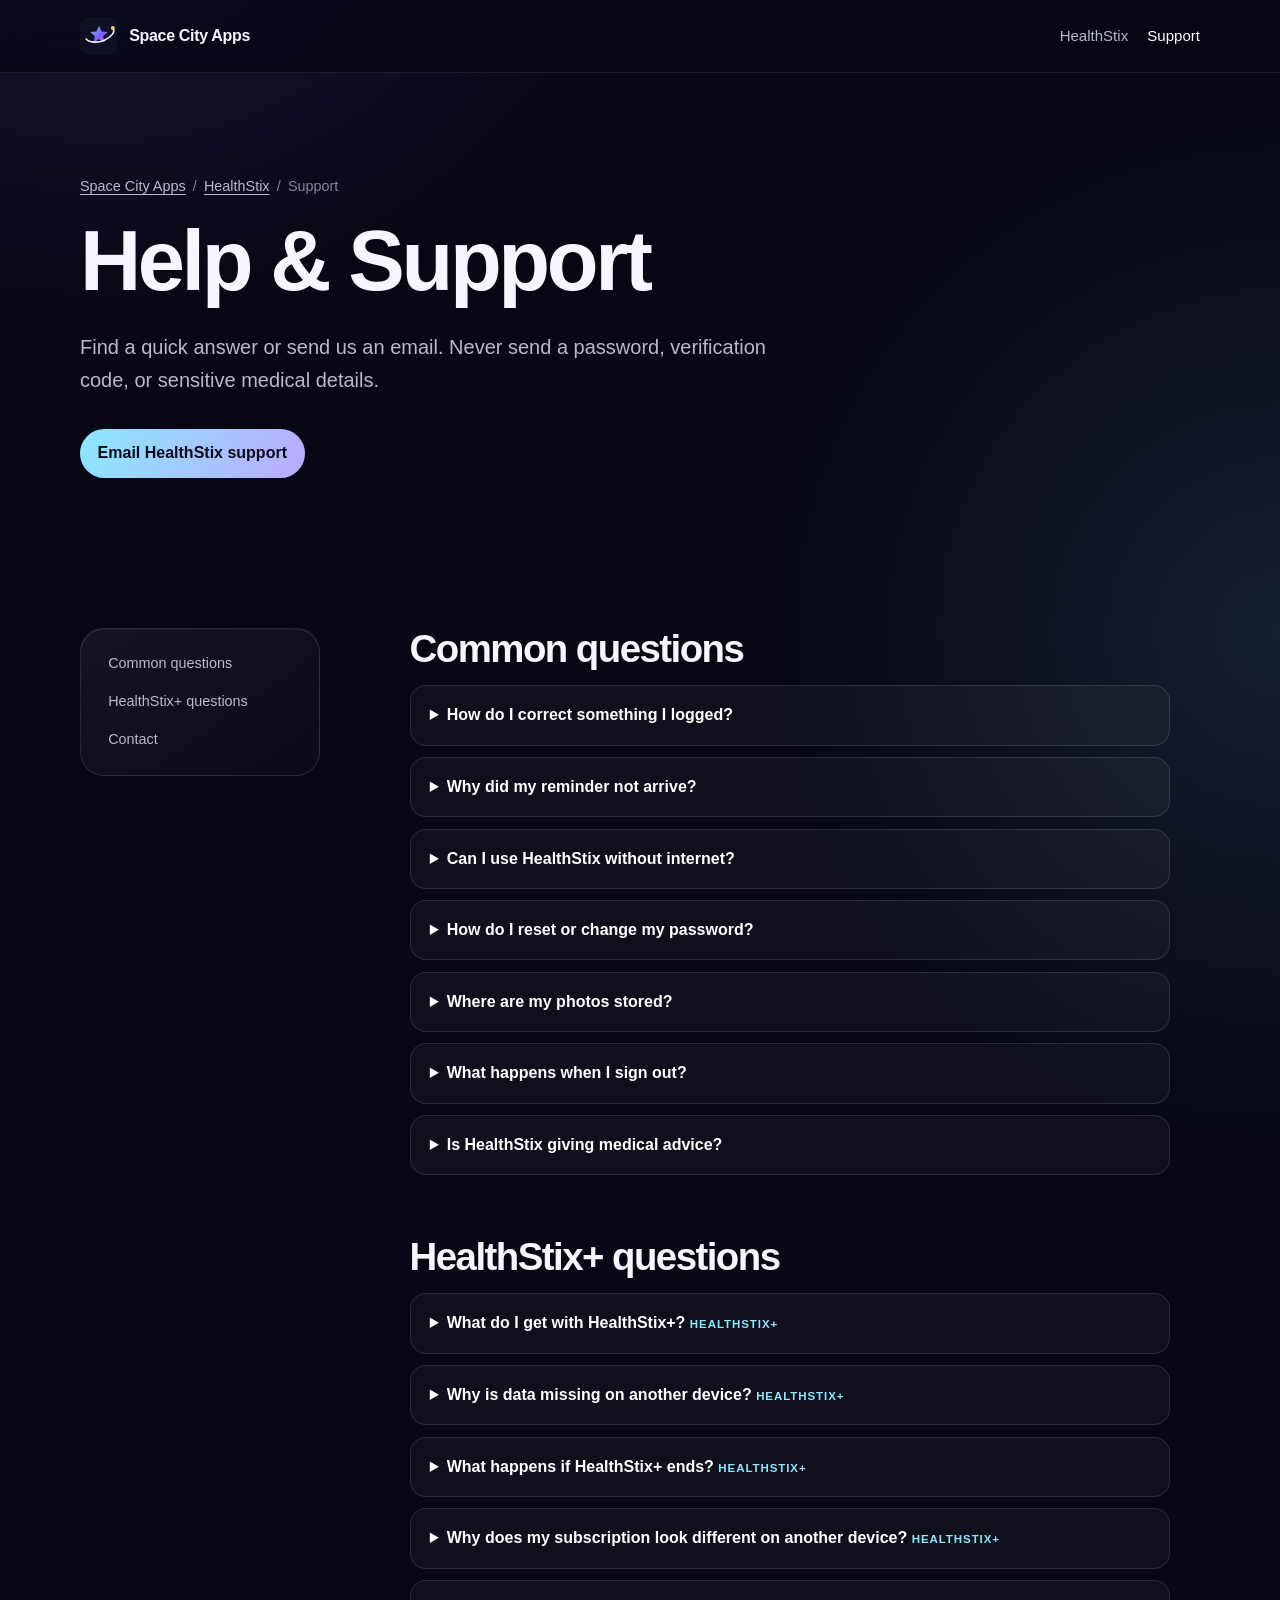
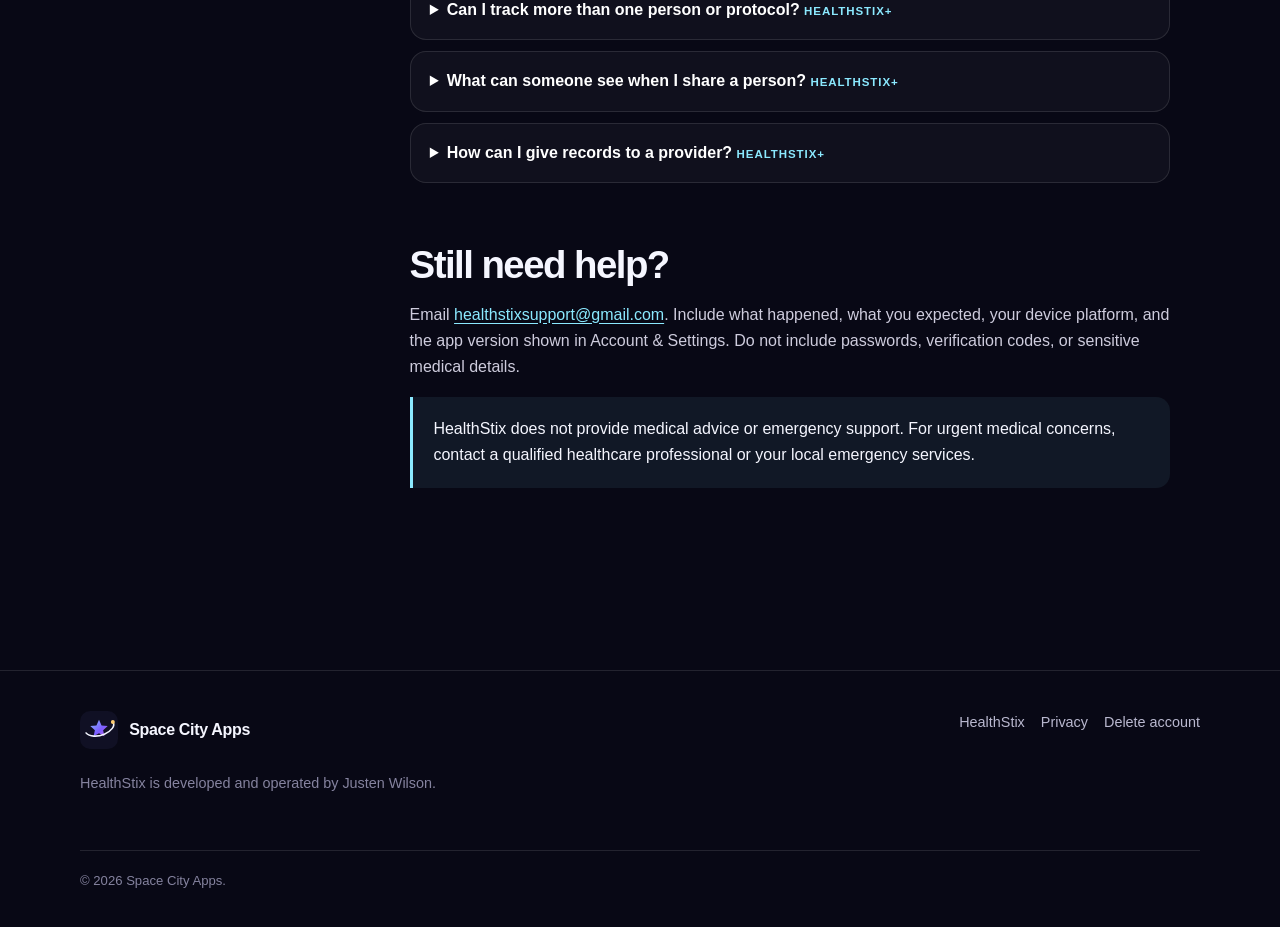
<file: healthstix/support/index.html>
<!DOCTYPE html>
<html lang="en">
<head><meta charset="utf-8"><meta name="viewport" content="width=device-width, initial-scale=1"><meta name="description" content="HealthStix help, frequently asked questions, and support contact information."><meta name="theme-color" content="#080815"><title>HealthStix Help &amp; Support</title><link rel="icon" href="/assets/healthstix-icon.png"><link rel="stylesheet" href="/assets/styles.css"></head>
<body>
  <a class="skip-link" href="#main">Skip to content</a><header class="site-header"><nav class="nav" aria-label="Main navigation"><a class="brand" href="/"><img src="/assets/brand-mark.svg" alt=""><span>Space City Apps</span></a><div class="nav-links"><a href="/healthstix/">HealthStix</a><a class="nav-support" href="/healthstix/support/" aria-current="page">Support</a></div></nav></header>
  <main id="main"><section class="page-hero"><div class="wrap"><div class="breadcrumbs"><a href="/">Space City Apps</a><span>/</span><a href="/healthstix/">HealthStix</a><span>/</span><span>Support</span></div><h1>Help &amp; Support</h1><p class="lede">Find a quick answer or send us an email. Never send a password, verification code, or sensitive medical details.</p><div class="actions"><a class="button primary" href="mailto:healthstixsupport@gmail.com?subject=HealthStix%20support%20request&amp;body=Tell%20us%20what%20happened%20and%20what%20you%20expected%3A%0A%0APlease%20do%20not%20include%20passwords%2C%20verification%20codes%2C%20or%20sensitive%20medical%20details.">Email HealthStix support</a></div></div></section>
    <section class="section"><div class="wrap content-layout"><nav class="card side-nav" aria-label="Support sections"><a href="#common">Common questions</a><a href="#healthstix-plus">HealthStix+ questions</a><a href="#contact">Contact</a></nav><div class="prose">
      <h2 id="common">Common questions</h2><div class="faq-list">
        <details><summary>How do I correct something I logged?</summary><p>Open History, select the entry, and use its edit or delete action. Dose, symptom, benefit, and weight entries can be corrected.</p></details>
        <details><summary>Why did my reminder not arrive?</summary><p>Confirm Dose reminders are enabled in Account &amp; Settings and notifications are allowed in your phone settings. Battery-saving or focus modes can delay notifications.</p></details>
        <details><summary>Can I use HealthStix without internet?</summary><p>After signing in, core tracking remains local-first so you can log and review available on-device data without a connection. Sign-in, purchases, password recovery, sharing, and cloud sync require internet. When you reconnect, HealthStix+ users can use Sync now to exchange queued changes.</p></details>
        <details><summary>How do I reset or change my password?</summary><p>Use Forgot Password on the sign-in screen if you cannot sign in. If you are signed in, use Change password under Security in Account &amp; Settings.</p></details>
        <details><summary>Where are my photos stored?</summary><p>Progress Photos requires HealthStix+; vial reference photos do not. Both stay on the device where you add them. They are not uploaded by cloud sync, included as images in provider reports, or shared with another person.</p></details>
        <details><summary>What happens when I sign out?</summary><p>Your local data remains protected on that device so it is available when you sign back into the same account. Moving the device to a different account requires confirming that its local data will be erased.</p></details>
        <details><summary>Is HealthStix giving medical advice?</summary><p>No. HealthStix organizes information you enter and is not a diagnosis, dosing recommendation, or substitute for a qualified healthcare professional.</p></details>
      </div>
      <h2 id="healthstix-plus">HealthStix+ questions</h2><div class="faq-list">
        <details><summary>What do I get with HealthStix+? <span class="plus-label">HealthStix+</span></summary><p>HealthStix+ unlocks unlimited concurrent protocols, full History and Schedule ranges, full Insights and Vial Economics, Progress Photos, provider PDF and CSV exports, multiple household members, read-only sharing, cloud sync across devices, and every theme and Pin Cushion skin.</p></details>
        <details><summary>Why is data missing on another device? <span class="plus-label">HealthStix+</span></summary><p>Confirm both devices use the same HealthStix account and both have Enable cloud sync turned on in Account &amp; Settings. Tap Sync now on the device with the latest entry first, then tap Sync now on the other device. Vial and progress photos stay local and do not sync.</p></details>
        <details><summary>What happens if HealthStix+ ends? <span class="plus-label">HealthStix+</span></summary><p>Your data is preserved, not deleted. HealthStix keeps the protocol with the most recently logged dose available on the free plan, even if it is paused; other protocols return if you resubscribe. Pause does not switch the retained protocol. Stop is permanent and preserves history; stopping it reveals the next eligible existing protocol, or lets you create one if none remain.</p></details>
        <details><summary>Why does my subscription look different on another device? <span class="plus-label">HealthStix+</span></summary><p>One HealthStix+ subscription works across iOS and Android when both devices use the same HealthStix account. Make sure both devices are online and signed into the same email, then close and reopen HealthStix. Use Restore Purchases if the purchasing device still does not recognize an active store subscription.</p></details>
        <details><summary>Can I track more than one person or protocol? <span class="plus-label">HealthStix+</span></summary><p>HealthStix+ supports multiple household members and unlimited concurrent protocols. HealthStix keeps each person’s history, schedule, and insights separate.</p></details>
        <details><summary>What can someone see when I share a person? <span class="plus-label">HealthStix+</span></summary><p>An accepted share is read-only and shows that person’s protocols and dose history. Symptoms, benefits, notes, body measurements, labs, and photos remain private.</p></details>
        <details><summary>How can I give records to a provider? <span class="plus-label">HealthStix+</span></summary><p>In Account &amp; Settings under Your Data, create a provider-ready PDF for a readable report or export CSV files for your own analysis.</p></details>
      </div>
      <h2 id="contact">Still need help?</h2><p>Email <a href="mailto:healthstixsupport@gmail.com">healthstixsupport@gmail.com</a>. Include what happened, what you expected, your device platform, and the app version shown in Account &amp; Settings. Do not include passwords, verification codes, or sensitive medical details.</p>
      <div class="notice">HealthStix does not provide medical advice or emergency support. For urgent medical concerns, contact a qualified healthcare professional or your local emergency services.</div>
    </div></div></section>
  </main><footer class="site-footer"><div class="wrap footer-grid"><div><a class="brand" href="/"><img src="/assets/brand-mark.svg" alt=""><span>Space City Apps</span></a><p class="footer-copy">HealthStix is developed and operated by Justen Wilson.</p></div><div class="footer-links"><a href="/healthstix/">HealthStix</a><a href="/healthstix/privacy/">Privacy</a><a href="/healthstix/delete-account/">Delete account</a></div></div><div class="wrap legal-line">© <span data-year>2026</span> Space City Apps.</div></footer><script src="/assets/site.js" defer></script>
</body></html>
</file>
<file: assets/styles.css>
:root {
  color-scheme: dark;
  --ink: #f5f6ff;
  --muted: #b9b8cf;
  --faint: #85839f;
  --page: #080815;
  --surface: #111126;
  --surface-2: #171731;
  --line: rgba(255,255,255,.11);
  --cyan: #8be9ff;
  --violet: #8c70ff;
  --pink: #ff7ac8;
  --orange: #ff9b63;
  --max: 1120px;
  --radius: 24px;
  font-family: Inter, ui-sans-serif, -apple-system, BlinkMacSystemFont, "Segoe UI", sans-serif;
}

* { box-sizing: border-box; }
html { scroll-behavior: smooth; }
body {
  margin: 0;
  color: var(--ink);
  background:
    radial-gradient(circle at 8% -10%, rgba(124,92,255,.22), transparent 35rem),
    radial-gradient(circle at 100% 25%, rgba(139,233,255,.10), transparent 32rem),
    var(--page);
  font-size: 16px;
  line-height: 1.65;
  min-height: 100vh;
}

a { color: var(--cyan); text-underline-offset: .2em; }
a:hover { color: white; }
img { display: block; max-width: 100%; }
button, a { -webkit-tap-highlight-color: transparent; }
:focus-visible { outline: 3px solid var(--cyan); outline-offset: 4px; border-radius: 8px; }

.skip-link {
  position: fixed;
  z-index: 100;
  left: 1rem;
  top: -5rem;
  padding: .7rem 1rem;
  color: #080815;
  background: white;
  border-radius: 10px;
}
.skip-link:focus { top: 1rem; }

.site-header {
  position: sticky;
  z-index: 20;
  top: 0;
  border-bottom: 1px solid rgba(255,255,255,.08);
  background: rgba(8,8,21,.82);
  backdrop-filter: blur(18px);
}
.nav {
  width: min(calc(100% - 2rem), var(--max));
  min-height: 72px;
  margin-inline: auto;
  display: flex;
  align-items: center;
  justify-content: space-between;
  gap: 1rem;
}
.brand {
  display: inline-flex;
  align-items: center;
  gap: .7rem;
  color: var(--ink);
  font-weight: 750;
  letter-spacing: -.02em;
  text-decoration: none;
}
.brand img { width: 38px; height: 38px; }
.nav-links { display: flex; align-items: center; gap: 1.2rem; }
.nav-links a { color: var(--muted); font-size: .94rem; text-decoration: none; }
.nav-links a:hover, .nav-links a[aria-current="page"] { color: white; }

.wrap { width: min(calc(100% - 2rem), var(--max)); margin-inline: auto; }
.hero { padding: clamp(5rem, 10vw, 9rem) 0 5rem; }
.hero-grid { display: grid; grid-template-columns: 1.2fr .8fr; align-items: center; gap: clamp(2rem, 7vw, 6rem); }
.eyebrow {
  display: inline-flex;
  align-items: center;
  gap: .5rem;
  color: var(--cyan);
  font-size: .78rem;
  font-weight: 800;
  letter-spacing: .16em;
  text-transform: uppercase;
}
.eyebrow::before { content: ""; width: 24px; height: 1px; background: currentColor; }
h1, h2, h3 { line-height: 1.08; letter-spacing: -.04em; margin: 0; }
h1 { max-width: 900px; margin-top: 1rem; font-size: clamp(3.2rem, 9vw, 7rem); }
h2 { font-size: clamp(2.2rem, 5vw, 4rem); }
h3 { font-size: 1.35rem; }
.gradient-text { background: linear-gradient(115deg, var(--cyan), var(--violet) 55%, var(--pink)); background-clip: text; color: transparent; }
.lede { max-width: 690px; margin: 1.5rem 0 0; color: var(--muted); font-size: clamp(1.05rem, 2vw, 1.25rem); }
.actions { display: flex; flex-wrap: wrap; gap: .8rem; margin-top: 2rem; }
.button {
  min-height: 48px;
  display: inline-flex;
  align-items: center;
  justify-content: center;
  gap: .5rem;
  padding: .7rem 1.1rem;
  border: 1px solid var(--line);
  border-radius: 999px;
  color: white;
  background: rgba(255,255,255,.055);
  font-weight: 700;
  text-decoration: none;
}
.button.primary { color: #0a0918; border: 0; background: linear-gradient(115deg, var(--cyan), #bbaaff); }
.button:hover { color: white; border-color: rgba(255,255,255,.3); transform: translateY(-1px); }
.button.primary:hover { color: #0a0918; filter: brightness(1.06); }

.orbit-card {
  position: relative;
  min-height: 390px;
  display: grid;
  place-items: center;
}
.orbit-card::before, .orbit-card::after {
  content: "";
  position: absolute;
  border: 1px solid rgba(139,233,255,.22);
  border-radius: 50%;
  transform: rotate(-20deg);
}
.orbit-card::before { width: 360px; height: 170px; }
.orbit-card::after { width: 290px; height: 290px; border-color: rgba(255,122,200,.14); }
.hero-mark { position: relative; z-index: 2; width: 170px; filter: drop-shadow(0 24px 70px rgba(124,92,255,.4)); }
.orb { position: absolute; z-index: 3; width: 13px; height: 13px; border-radius: 50%; background: var(--orange); box-shadow: 0 0 24px var(--orange); }
.orb.one { top: 25%; right: 5%; }
.orb.two { bottom: 17%; left: 5%; width: 8px; height: 8px; background: var(--cyan); box-shadow: 0 0 18px var(--cyan); }

.section { padding: clamp(4rem, 8vw, 7rem) 0; }
.section-head { max-width: 720px; margin-bottom: 2.3rem; }
.section-head p { color: var(--muted); margin: 1rem 0 0; }
.grid-3 { display: grid; grid-template-columns: repeat(3, 1fr); gap: 1rem; }
.card {
  border: 1px solid var(--line);
  border-radius: var(--radius);
  background: linear-gradient(145deg, rgba(255,255,255,.055), rgba(255,255,255,.018));
  box-shadow: inset 0 1px rgba(255,255,255,.05);
}
.value-card { min-height: 240px; padding: 1.6rem; }
.value-card .number { color: var(--faint); font-size: .78rem; font-weight: 800; letter-spacing: .14em; }
.value-card h3 { margin-top: 3.3rem; }
.value-card p { color: var(--muted); margin-bottom: 0; }

.app-card { overflow: hidden; display: grid; grid-template-columns: .85fr 1.15fr; }
.app-visual { min-height: 500px; padding: clamp(1.5rem, 4vw, 3.5rem); display: grid; place-items: center; background: radial-gradient(circle, rgba(255,140,66,.22), transparent 63%), #0d0c20; }
.app-icon { width: min(280px, 70%); border-radius: 28%; box-shadow: 0 35px 90px rgba(0,0,0,.45); }
.app-copy { padding: clamp(2rem, 6vw, 5rem); align-self: center; }
.app-copy p { color: var(--muted); }
.status {
  display: inline-flex;
  gap: .45rem;
  align-items: center;
  margin-bottom: 1rem;
  color: #ffd69d;
  font-size: .78rem;
  font-weight: 750;
  letter-spacing: .09em;
  text-transform: uppercase;
}
.status::before { content: ""; width: 8px; height: 8px; border-radius: 50%; background: var(--orange); box-shadow: 0 0 14px rgba(255,155,99,.8); }

.page-hero { padding: clamp(4rem, 8vw, 7rem) 0 3rem; }
.page-hero h1 { font-size: clamp(2.7rem, 7vw, 5.3rem); }
.breadcrumbs { display: flex; flex-wrap: wrap; gap: .45rem; color: var(--faint); font-size: .9rem; }
.breadcrumbs a { color: var(--muted); }

.product-hero { display: grid; grid-template-columns: 1.1fr .9fr; gap: clamp(2rem, 6vw, 5rem); align-items: center; }
.product-lockup { display: flex; align-items: center; gap: 1rem; margin-bottom: 1.3rem; }
.product-lockup img { width: 78px; border-radius: 23%; }
.product-lockup strong { display: block; font-size: 1.2rem; }
.product-lockup span { color: var(--muted); }
.feature-art { border-radius: var(--radius); border: 1px solid var(--line); overflow: hidden; box-shadow: 0 30px 90px rgba(0,0,0,.35); }

.feature-grid { display: grid; grid-template-columns: repeat(2, 1fr); gap: 1rem; }
.feature { padding: 1.5rem; }
.feature span { display: inline-grid; place-items: center; width: 38px; height: 38px; margin-bottom: 2rem; border-radius: 12px; color: #090817; background: linear-gradient(135deg, var(--cyan), #cabaff); font-weight: 900; }
.feature p { margin-bottom: 0; color: var(--muted); }

.screens { display: flex; gap: 1.2rem; overflow-x: auto; padding: 1rem max(1rem, calc((100vw - var(--max)) / 2)) 2rem; scroll-snap-type: x mandatory; scrollbar-color: var(--violet) transparent; }
.phone-shot { flex: 0 0 min(290px, 76vw); margin: 0; padding: 9px; border: 1px solid var(--line); border-radius: 31px; background: #15152b; box-shadow: 0 25px 65px rgba(0,0,0,.28); scroll-snap-align: center; }
.phone-shot img { width: 100%; border-radius: 23px; }

.content-layout { display: grid; grid-template-columns: 240px minmax(0, 760px); gap: clamp(2rem, 7vw, 6rem); align-items: start; }
.side-nav { position: sticky; top: 100px; padding: 1rem; }
.side-nav a { display: block; padding: .45rem .7rem; color: var(--muted); font-size: .9rem; text-decoration: none; border-radius: 8px; }
.side-nav a:hover { color: white; background: rgba(255,255,255,.05); }
.prose { min-width: 0; overflow-wrap: anywhere; }
.prose h2 { margin: 3.8rem 0 1rem; font-size: clamp(1.7rem, 4vw, 2.4rem); }
.prose h2:first-child { margin-top: 0; }
.prose h3 { margin-top: 2rem; letter-spacing: -.02em; }
.prose p, .prose li { color: #ceccdd; }
.prose strong { color: white; }
.prose table { width: 100%; display: block; overflow-x: auto; border-collapse: collapse; margin: 1.5rem 0; font-size: .94rem; }
.prose th, .prose td { padding: .85rem; border: 1px solid var(--line); text-align: left; vertical-align: top; }
.prose th { color: white; background: rgba(255,255,255,.05); }
.notice { padding: 1.2rem 1.3rem; border-left: 3px solid var(--cyan); border-radius: 0 14px 14px 0; background: rgba(139,233,255,.07); }

.faq-list { display: grid; gap: .7rem; }
details { border: 1px solid var(--line); border-radius: 16px; background: rgba(255,255,255,.035); }
summary { cursor: pointer; padding: 1rem 1.2rem; color: white; font-weight: 700; }
details p { padding: 0 1.2rem 1rem; margin: 0; color: var(--muted); }
.plus-label { color: var(--cyan); font-size: .72rem; letter-spacing: .08em; text-transform: uppercase; }

.contact-card { padding: clamp(1.5rem, 5vw, 3rem); display: grid; grid-template-columns: 1fr auto; align-items: center; gap: 2rem; }
.contact-card p { color: var(--muted); margin-bottom: 0; }

.site-footer { margin-top: 5rem; border-top: 1px solid var(--line); }
.footer-grid { padding: 2.5rem 0; display: grid; grid-template-columns: 1fr auto; gap: 2rem; align-items: start; }
.footer-copy { max-width: 520px; color: var(--faint); font-size: .9rem; }
.footer-links { display: flex; flex-wrap: wrap; justify-content: flex-end; gap: 1rem; }
.footer-links a { color: var(--muted); font-size: .9rem; text-decoration: none; }
.legal-line { padding: 1.2rem 0 2.2rem; border-top: 1px solid var(--line); color: var(--faint); font-size: .82rem; }

@media (max-width: 800px) {
  .hero-grid, .product-hero, .app-card, .content-layout { grid-template-columns: 1fr; }
  .orbit-card { min-height: 260px; }
  .orbit-card::before { width: 300px; height: 140px; }
  .orbit-card::after { width: 225px; height: 225px; }
  .hero-mark { width: 130px; }
  .app-visual { min-height: 360px; }
  .side-nav { display: none; }
}

@media (max-width: 620px) {
  .nav { min-height: 64px; }
  .nav-links a:not(.nav-support) { display: none; }
  .grid-3, .feature-grid { grid-template-columns: 1fr; }
  .contact-card, .footer-grid { grid-template-columns: 1fr; }
  .footer-links { justify-content: flex-start; }
  .hero { padding-top: 4rem; }
  .orbit-card { overflow: hidden; }
}

@media (prefers-reduced-motion: reduce) {
  *, *::before, *::after { scroll-behavior: auto !important; transition: none !important; }
}
</file>
